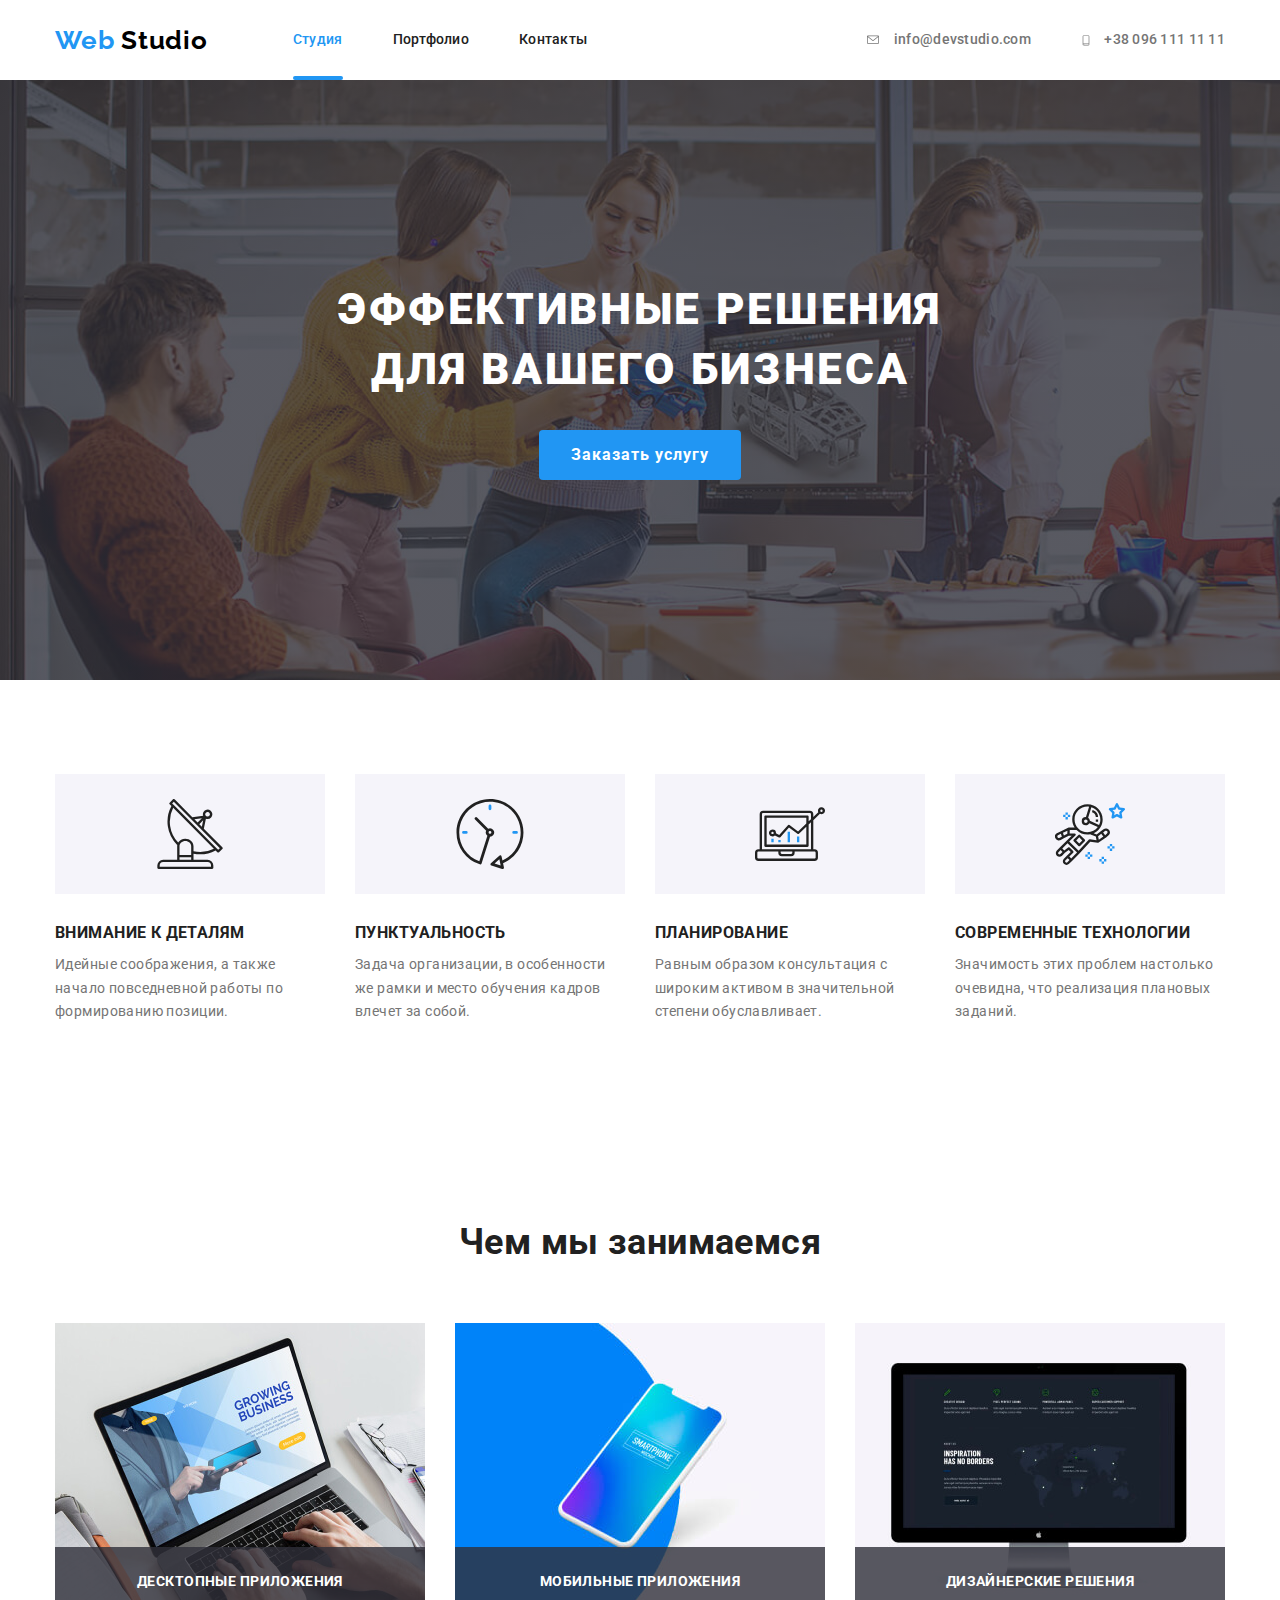
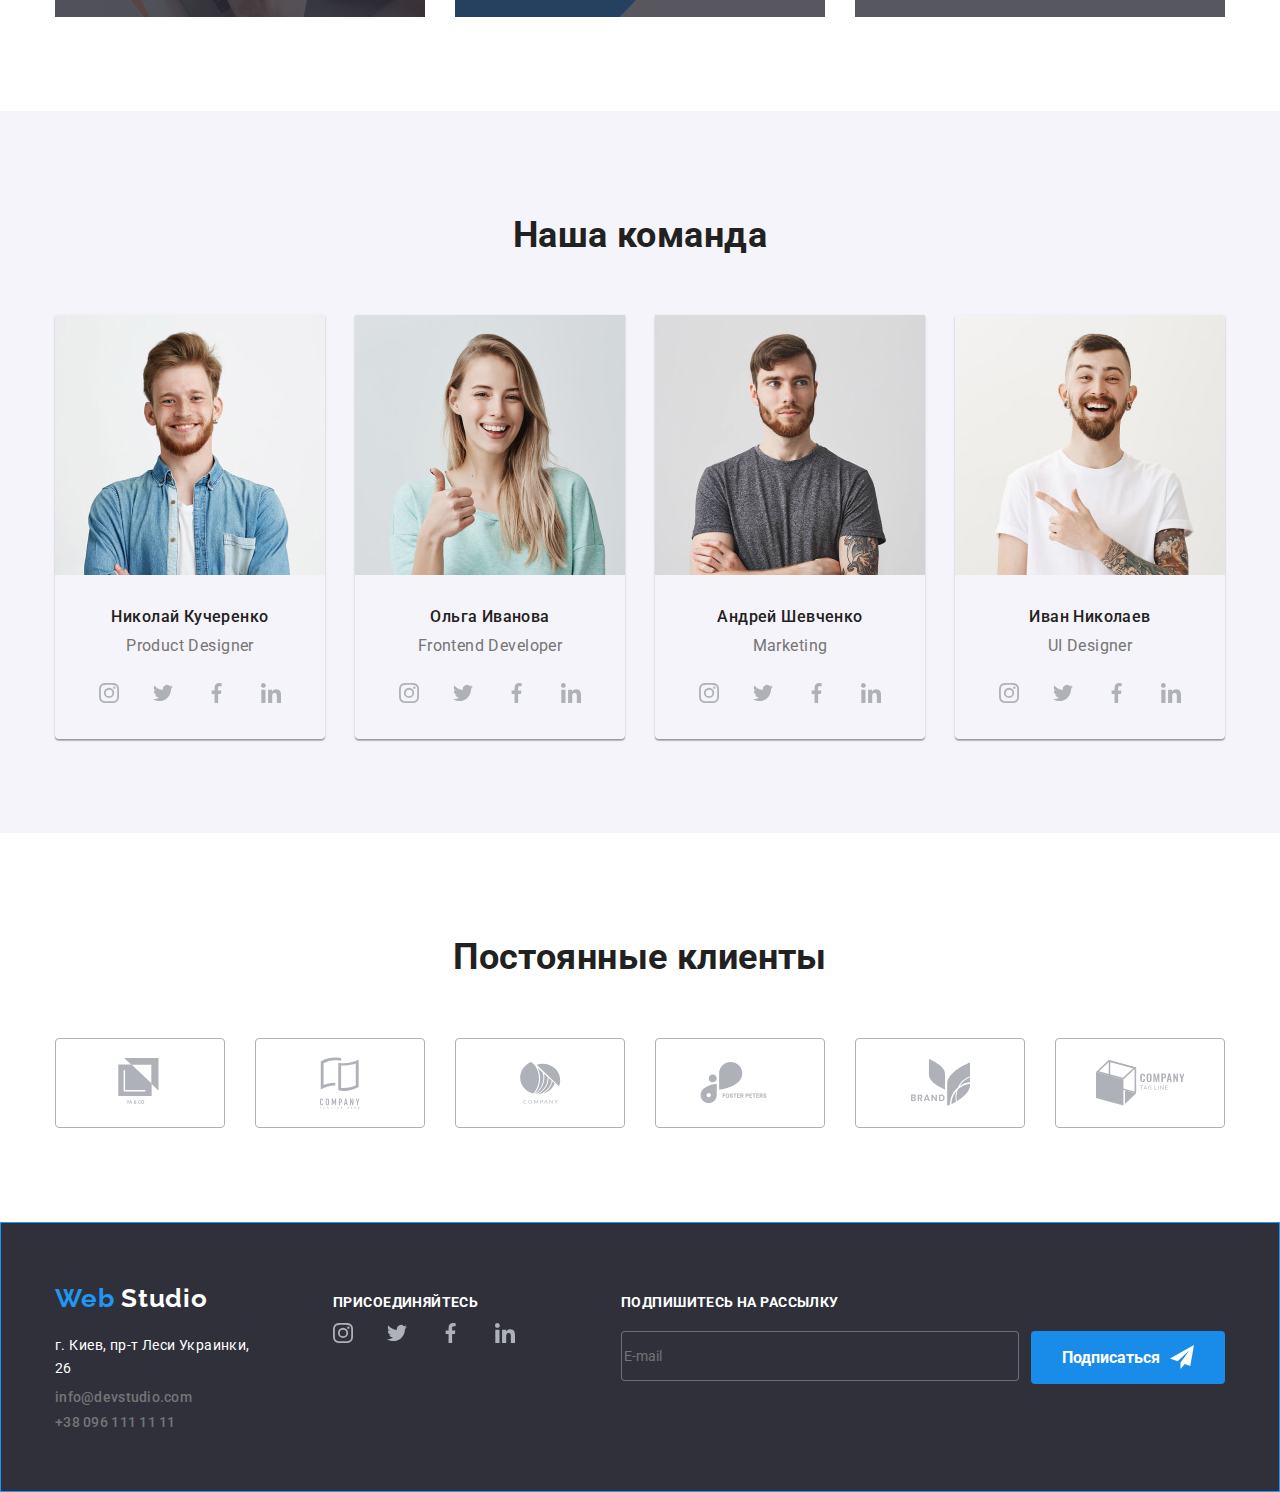
<file: index.html>
<!DOCTYPE html>
<html lang="ru">
  <head>
    <meta charset="UTF-8" />
    <meta name="viewport" content="width=device-width, initial-scale=1.0" />
    <title>Document</title>
    <link
      href="https://fonts.googleapis.com/css2?family=Raleway:wght@700&family=Roboto:wght@400;500;700;900&display=swap"
      rel="stylesheet"
    />
    <link rel="stylesheet" href="./css/normalaize.css" />
    <link rel="stylesheet" href="./css/style.css" />
  </head>
  <body class="body">
    <header class="pageheader">
      <div class="conteiner flex-conteiner">
        <nav class="navigation">
          <a class="link-logo link" lang="en" href="./index.html">
            <span>Web</span> Studio</a
          >
          <!--список студия-портфолио-контакты-->
          <ul class="navigation-list marker">
            <li class="navigation-item">
              <a
                class="navigation-link link current"
                href="./index.html"
                target="blank"
                >Студия</a
              >
            </li>

            <li class="navigation-item">
              <a
                class="navigation-link link"
                href="./portfolio.html"
                target="blank"
                >Портфолио</a
              >
            </li>
            <li class="navigation-item">
              <a
                class="navigation-link link"
                href="./contacts.html"
                target="blank"
                >Контакты</a
              >
            </li>
          </ul>
        </nav>
        <!--contacts-->
        <div class="divcontacts">
          <ul class="contacts-list marker">
            <li class="contacts-item">
              <a class="contacts-link link" href="mailto:info@devstudio.com">
                <svg class="contacts-label" width="16" height="12">
                  <use href="./img/svg/symbol-defs.svg#icon-envelope"></use>
                </svg>
                info@devstudio.com
              </a>
            </li>
            <li class="contacts-item">
              <a class="contacts-link link" href="tel:+380961111111"
                ><svg class="contacts-label" width="10" height="15">
                  <use href="./img/svg/symbol-defs.svg#icon-smartphone"></use>
                </svg>
                +38 096 111 11 11</a
              >
            </li>
          </ul>
        </div>
      </div>
    </header>

    <main class="mainpage">
      <!--блок герой-->
      <section class="section-heroe">
        <div class="conteiner div-heroe">
          <h1 class="title-heroe">
            Эффективные решения <br />
            для вашего бизнеса
          </h1>

          <button class="btn-heroe" type="button" data-modal-open>
            Заказать услугу
          </button>
        </div>
      </section>

      <!-- о нас, потом спр ятать это заголовок-в макете его нет-->
      <section class="section-about-us pading-general">
        <!-- контейнер див для задания размера -->
        <div class="conteiner">
          <!-- <h2 class="aboutus-title" hidden>О нас</h2> скрыть потом по другому -->
          <ul class="aboutus-list marker">
            <li class="aboutus-item">
              <h3 class="aboutus-title">Внимание к деталям</h3>
              <p class="aboutus-text">
                Идейные соображения, а также начало повседневной работы по
                формированию позиции.
              </p>
            </li>

            <li class="aboutus-item">
              <h3 class="aboutus-title">Пунктуальность</h3>
              <p class="aboutus-text">
                Задача организации, в особенности же рамки и место обучения
                кадров влечет за собой.
              </p>
            </li>

            <li class="aboutus-item">
              <h3 class="aboutus-title">Планирование</h3>
              <p class="aboutus-text">
                Равным образом консультация с широким активом в значительной
                степени обуславливает.
              </p>
            </li>

            <li class="aboutus-item">
              <h3 class="aboutus-title">Современные технологии</h3>
              <p class="aboutus-text">
                Значимость этих проблем настолько очевидна, что реализация
                плановых заданий.
              </p>
            </li>
          </ul>
        </div>
      </section>
      <!--Чем мы занимаемся-->
      <section class="section-whywedoing pading-general">
        <div class="conteiner">
          <h2 class="whywedoing-title caption">Чем мы занимаемся</h2>
          <ul class="whywedoing-list marker">
            <li class="whywedoing-item">
              <div class="whywedoing-image-div">
                <img
                  class="whywedoing-image"
                  src="./img/wywedoing/nout.jpg"
                  alt="человек работает за ноутбуком"
                  width="370"
                  height="294"
                />

                <p class="whywedoing-text">Десктопные приложения</p>
              </div>
            </li>

            <li class="whywedoing-item">
              <div class="whywedoing-image-div">
                <img
                  class="whywedoing-image"
                  src="./img/wywedoing/phone.jpg"
                  alt="мобильный телефон"
                  width="370"
                  height="294"
                />
                <p class="whywedoing-text">Мобильные приложения</p>
              </div>
            </li>
            <li class="whywedoing-item">
              <div class="whywedoing-image-div">
                <img
                  class="whywedoing-image"
                  src="./img/wywedoing/komp.jpg"
                  alt="включенный монитор с текстом"
                  width="370"
                  height="294"
                />
                <p class="whywedoing-text">Дизайнерские решения</p>
              </div>
            </li>
          </ul>
        </div>
      </section>

      <!--Наша команда-->
      <section class="section-us-team pading-general">
        <div class="conteiner">
          <h2 class="us-team-title caption">Наша команда</h2>
          <!-- Николай -->
          <ul class="us-team-list marker">
            <li class="us-team-list-item">
              <img
                class="us-team-photo"
                src="./img/otdel/nikolay.jpg"
                alt="на фото Николай Кучеренко разработчик продуктов"
                width="270"
                height="260"
              />
              <h3 class="subtitle-surname">Николай Кучеренко</h3>
              <p class="usteam-text" lang="en">Product Designer</p>
              <ul class="social-list marker">
                <li class="social-list-item">
                  <a
                    class="sosial-link"
                    href=""
                    target="blank"
                    aria-label="иконка инстаграмма"
                    ><svg class="sochial-icons">
                      <use
                        href="./img/svg/symbol-defs.svg#icon-instagram"
                      ></use>
                    </svg>
                  </a>
                </li>
                <li class="social-list-item">
                  <a
                    class="sosial-link"
                    href=""
                    target="blank"
                    aria-label="иконка твитера"
                    ><svg class="sochial-icons">
                      <use href="./img/svg/symbol-defs.svg#icon-twiter"></use>
                    </svg>
                  </a>
                </li>
                <li class="social-list-item">
                  <a
                    class="sosial-link"
                    href=""
                    target="blank"
                    aria-label="иконка фейсбука"
                    ><svg class="sochial-icons">
                      <use href="./img/svg/symbol-defs.svg#icon-fb"></use>
                    </svg>
                  </a>
                </li>
                <li class="social-list-item">
                  <a
                    class="sosial-link"
                    href=""
                    target="blank"
                    aria-label="иконка линкедина"
                    ><svg class="sochial-icons">
                      <use href="./img/svg/symbol-defs.svg#icon-linkedin"></use>
                    </svg>
                  </a>
                </li>
              </ul>
            </li>

            <!-- Ольга -->
            <li class="us-team-list-item">
              <img
                class="us-team-photo"
                src="./img/otdel/olga.jpg"
                alt="на фото Ольга Иванова фронтенд разработчик"
                width="270"
                height="260"
              />
              <h3 class="subtitle-surname">Ольга Иванова</h3>
              <p class="usteam-text" lang="en">Frontend Developer</p>
              <ul class="social-list marker">
                <li class="social-list-item">
                  <a
                    class="sosial-link"
                    href=""
                    target="blank"
                    aria-label="иконка инстаграмма"
                    ><svg class="sochial-icons">
                      <use
                        href="./img/svg/symbol-defs.svg#icon-instagram"
                      ></use>
                    </svg>
                  </a>
                </li>
                <li class="social-list-item">
                  <a
                    class="sosial-link"
                    href=""
                    target="blank"
                    aria-label="иконка твитера"
                    ><svg class="sochial-icons">
                      <use href="./img/svg/symbol-defs.svg#icon-twiter"></use>
                    </svg>
                  </a>
                </li>
                <li class="social-list-item">
                  <a
                    class="sosial-link"
                    href=""
                    target="blank"
                    aria-label="иконка фейсбука"
                    ><svg class="sochial-icons">
                      <use href="./img/svg/symbol-defs.svg#icon-fb"></use>
                    </svg>
                  </a>
                </li>
                <li class="social-list-item">
                  <a
                    class="sosial-link"
                    href=""
                    target="blank"
                    aria-label="иконка линкедина"
                    ><svg class="sochial-icons">
                      <use href="./img/svg/symbol-defs.svg#icon-linkedin"></use>
                    </svg>
                  </a>
                </li>
              </ul>
            </li>

            <!-- Андрей -->
            <li class="us-team-list-item">
              <img
                class="us-team-photo"
                src="./img/otdel/andrey.jpg"
                alt="на фото Андрей Шевченко маркетолог"
                width="270"
                height="260"
              />
              <h3 class="subtitle-surname">Андрей Шевченко</h3>
              <p class="usteam-text" lang="en">Marketing</p>
              <ul class="social-list marker">
                <li class="social-list-item">
                  <a
                    class="sosial-link"
                    href=""
                    target="blank"
                    aria-label="иконка инстаграмма"
                    ><svg class="sochial-icons">
                      <use
                        href="./img/svg/symbol-defs.svg#icon-instagram"
                      ></use>
                    </svg>
                  </a>
                </li>
                <li class="social-list-item">
                  <a
                    class="sosial-link"
                    href=""
                    target="blank"
                    aria-label="иконка твитера"
                    ><svg class="sochial-icons">
                      <use href="./img/svg/symbol-defs.svg#icon-twiter"></use>
                    </svg>
                  </a>
                </li>
                <li class="social-list-item">
                  <a
                    class="sosial-link"
                    href=""
                    target="blank"
                    aria-label="иконка фейсбука"
                    ><svg class="sochial-icons">
                      <use href="./img/svg/symbol-defs.svg#icon-fb"></use>
                    </svg>
                  </a>
                </li>
                <li class="social-list-item">
                  <a
                    class="sosial-link"
                    href=""
                    target="blank"
                    aria-label="иконка линкедина"
                    ><svg class="sochial-icons">
                      <use href="./img/svg/symbol-defs.svg#icon-linkedin"></use>
                    </svg>
                  </a>
                </li>
              </ul>
            </li>
            <!-- Иван -->
            <li class="us-team-list-item">
              <img
                class="us-team-photo"
                src="./img/otdel/ivan.jpg"
                alt="на фото Иван Николаев юа дизайнер"
                width="270"
                height="260"
              />
              <h3 class="subtitle-surname">Иван Николаев</h3>
              <p class="usteam-text" lang="en">UI Designer</p>
              <ul class="social-list marker">
                <li class="social-list-item">
                  <a
                    class="sosial-link"
                    href=""
                    target="blank"
                    aria-label="иконка инстаграмма"
                    ><svg class="sochial-icons">
                      <use
                        href="./img/svg/symbol-defs.svg#icon-instagram"
                      ></use>
                    </svg>
                  </a>
                </li>
                <li class="social-list-item">
                  <a
                    class="sosial-link"
                    href=""
                    target="blank"
                    aria-label="иконка твитера"
                    ><svg class="sochial-icons">
                      <use href="./img/svg/symbol-defs.svg#icon-twiter"></use>
                    </svg>
                  </a>
                </li>
                <li class="social-list-item">
                  <a
                    class="sosial-link"
                    href=""
                    target="blank"
                    aria-label="иконка фейсбука"
                    ><svg class="sochial-icons">
                      <use href="./img/svg/symbol-defs.svg#icon-fb"></use>
                    </svg>
                  </a>
                </li>
                <li class="social-list-item">
                  <a
                    class="sosial-link"
                    href=""
                    target="blank"
                    aria-label="иконка линкедина"
                    ><svg class="sochial-icons">
                      <use href="./img/svg/symbol-defs.svg#icon-linkedin"></use>
                    </svg>
                  </a>
                </li>
              </ul>
            </li>
          </ul>
        </div>
      </section>
      <!--постоянные клиенты-->
      <section class="section-clients pading-general">
        <div class="conteiner">
          <h2 class="clients-title caption">Постоянные клиенты</h2>
          <ul class="clients-list marker">
            <li class="clients-item">
              <a class="clients-link" href="" target="blank">
                <svg class="clients-svgdiv" width="45" height="49">
                  <use href="./img/svg/symbol-defs.svg#icon-logo-1"></use>
                </svg>
              </a>
            </li>

            <li class="clients-item">
              <a class="clients-link" href="" target="blank">
                <svg class="clients-svgdiv" width="40" height="52">
                  <use href="./img/svg/symbol-defs.svg#icon-logo-2"></use>
                </svg>
              </a>
            </li>
            <li class="clients-item">
              <a class="clients-link" href="" target="blank">
                <svg class="clients-svgdiv" width="41" height="42">
                  <use href="./img/svg/symbol-defs.svg#icon-logo-3"></use>
                </svg>
              </a>
            </li>
            <li class="clients-item">
              <a class="clients-link" href="" target="blank">
                <svg class="clients-svgdiv" width="80" height="42">
                  <use href="./img/svg/symbol-defs.svg#icon-logo-4"></use>
                </svg>
              </a>
            </li>
            <li class="clients-item">
              <a class="clients-link" href="" target="blank"
                ><svg class="clients-svgdiv" width="59" height="47">
                  <use href="./img/svg/symbol-defs.svg#icon-logo-5"></use>
                </svg>
              </a>
            </li>
            <li class="clients-item">
              <a class="clients-link" href="" target="blank"
                ><svg class="clients-svgdiv" width="89" height="46">
                  <use href="./img/svg/symbol-defs.svg#icon-logo-6"></use>
                </svg>
              </a>
            </li>
          </ul>
        </div>
      </section>
    </main>

    <!--Подвал:адресс-->
    <footer class="footerpage">
      <div class="conteiner footerdiv">
        <div class="block-adress">
          <a class="link-logo link" lang="en" href="./index.html">
            <span>Web</span> Studio</a
          >
          <address class="adress">
            <ul class="contacts marker">
              <li class="adress-list-item">
                <p class="adress-text">г. Киев, пр-т Леси Украинки, 26</p>
              </li>

              <li class="adress-list-item">
                <a class="contacts-link link" href="mailto:info@devstudio.com"
                  >info@devstudio.com</a
                >
              </li>

              <li class="adress-list-item">
                <a class="contacts-link link" href="tel:+380961111111"
                  >+38 096 111 11 11</a
                >
              </li>
            </ul>
          </address>
        </div>

        <!--Подвал  Присоединяйтесь на социальные сети-->
        <div class="join-div">
          <b class="action join-text">присоединяйтесь</b>
          <ul class="join-list marker">
            <li class="join-list-item">
              <a
                class="sosial-link"
                href=""
                target="blank"
                aria-label="иконка инстаграмма"
                ><svg class="sochial-icons">
                  <use href="./img/svg/symbol-defs.svg#icon-instagram"></use>
                </svg>
              </a>
            </li>
            <li class="join-list-item">
              <a
                class="sosial-link"
                href=""
                target="blank"
                aria-label="иконка твитера"
                ><svg class="sochial-icons">
                  <use href="./img/svg/symbol-defs.svg#icon-twiter"></use>
                </svg>
              </a>
            </li>
            <li class="join-list-item">
              <a
                class="sosial-link"
                href="  "
                target="blank"
                aria-label="иконка фейсбука"
                ><svg class="sochial-icons">
                  <use href="./img/svg/symbol-defs.svg#icon-fb"></use>
                </svg>
              </a>
            </li>
            <li class="join-list-item">
              <a
                class="sosial-link"
                href=""
                target="blank"
                aria-label="иконка линкедина"
                ><svg class="sochial-icons">
                  <use href="./img/svg/symbol-defs.svg#icon-linkedin"></use>
                </svg>
              </a>
            </li>
          </ul>
        </div>

        <!--Подпишитесь на рассылку-->
        <div class="actiondiv-letters">
          <b class="action subscribeletters">Подпишитесь на рассылку</b>
          <form action="#" method="get">
            <div class="subscribe-div">
              <input
                class="subscribe-input"
                placeholder="E-mail"
                type="email"
                name="email"
              />
              <button class="subscribe-buton subscribe-image" type="submit">
                Подписаться
              </button>
            </div>
          </form>
        </div>
      </div>
    </footer>

    <!-- forma-zayavka -->
    <div class="backdrop is-hidden" data-modal>
      <div class="main-form">
        <form class="form-class" autocomplete="off" action="#" method="get">
          <h2 class="form-title">
            Оставьте свои данные, мы вам перезвоним
          </h2>

          <div class="form-field">
            <input
              class="form-input"
              type="text"
              name="name"
              id="name"
              placeholder=" "
              required
            />
            <svg class="form-icons">
              <use href="./img/svg/symbol-defs.svg#icon-person"></use>
            </svg>

            <label class="form-label" for="name">имя</label>
          </div>
          <!--  -->
          <div class="form-field">
            <input
              class="form-input"
              type="tel"
              name="phone"
              id="phone"
              placeholder=" "
              required
            />
            <svg class="form-icons">
              <use href="./img/svg/symbol-defs.svg#icon-phone"></use>
            </svg>

            <label class="form-label" for="phone">телефон</label>
          </div>
          <!--  -->
          <div class="form-field">
            <input
              class="form-input"
              type="email"
              name="mail"
              id="mail"
              placeholder=" "
              required
            />
            <svg class="form-icons">
              <use href="./img/svg/symbol-defs.svg#icon-mail"></use>
            </svg>
            <label class="form-label" for="mail">почта</label>
          </div>
          <!--  -->
          <div class="form-field">
            <textarea
              class="textarea-form"
              name="comment"
              placeholder="коментарий"
              cols="30"
              rows="10"
            ></textarea>
          </div>

          <div class="checkbox-div">
            <label class="label-input" for="agreement">
              <input
                class="checkbox-input check"
                type="checkbox"
                name="agreement"
                id="agreement"
                value="css"
                required
              />
              <span class="icon"></span> Соглашаюсь с рассылкой и принимаю

              <a class="dogovor" href="#"> Условия договора </a>
            </label>
          </div>

          <button class="btn-forma" type="submit">отправить</button>
        </form>

        <button class="btn-closedform" data-modal-close>
          <svg class="form-icons-clouse">
            <use href="./img/svg/symbol-defs.svg#icon-close-black-1"></use>
          </svg>
        </button>
      </div>
    </div>
    <script src="./js/modal.js"></script>
  </body>
</html>
</file>
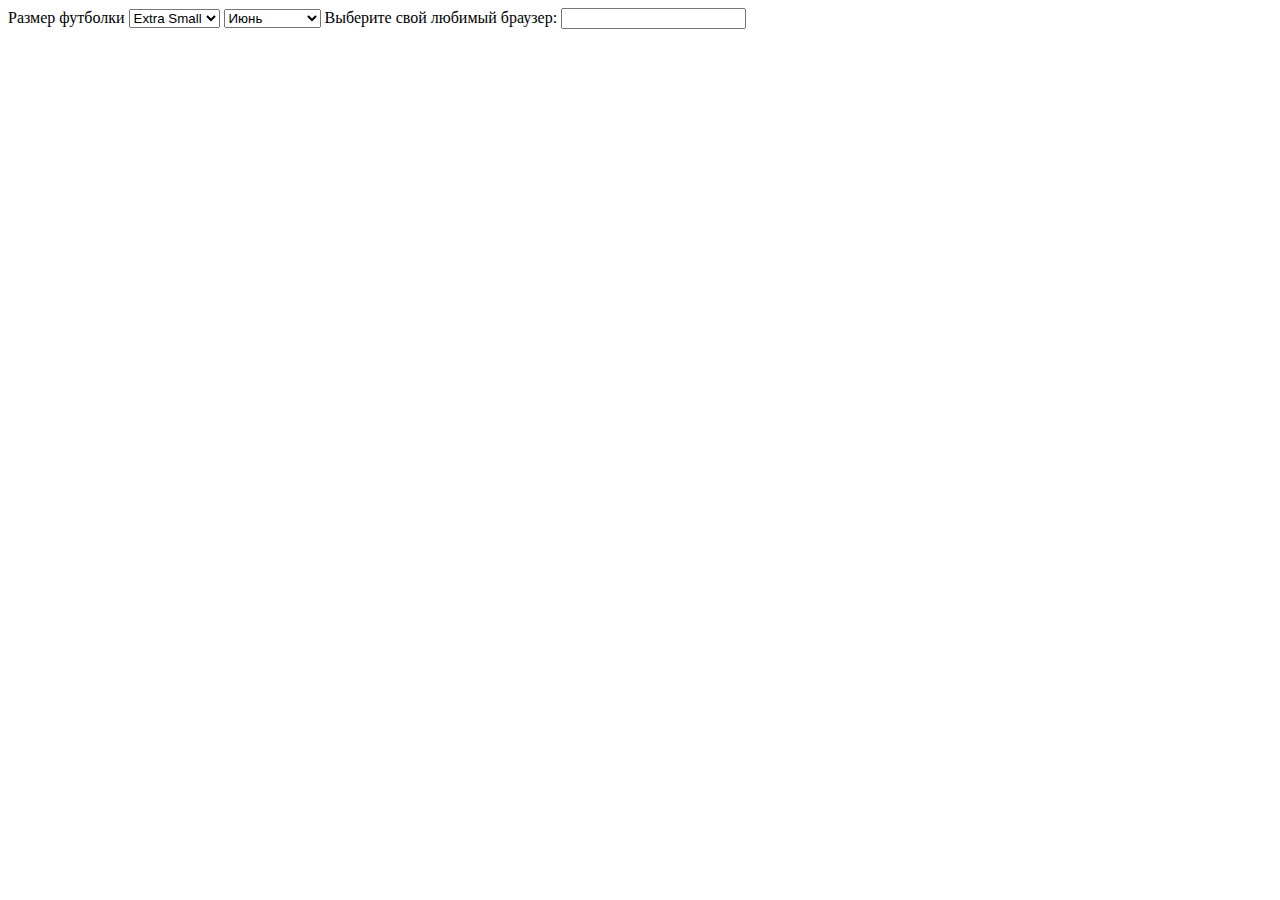
<file: contacts.html>
<!DOCTYPE html>
<html lang="en">
  <head>
    <meta charset="UTF-8" />
    <meta name="viewport" content="width=device-width, initial-scale=1.0" />
    <title>Document</title>
    <link rel="stylesheet" href="./css/contacts.css" />
  </head>
  <body>
    <label for="size">Размер футболки</label>
    <select id="size" name="size">
      <option value="xs">Extra Small</option>
      <option value="s">Small</option>
      <option value="m">Medium</option>
      <option value="l">Large</option>
    </select>

    <select name="month">
      <optgroup label="Лето">
        <option value="s6">Июнь</option>
        <option value="s7">Июль</option>
        <option value="s8">Август</option>
      </optgroup>

      <optgroup label="Осень">
        <option value="s9">Сентябрь</option>
        <option value="s10">Октябрь</option>
        <option value="s11">Ноябрь</option>
      </optgroup>
    </select>
    <label for="fav">Выберите свой любимый браузер:</label>
    <input list="browsers" name="fav" id="fav" />

    <datalist id="browsers">
      <option>Edge</option>
      <option>Firefox</option>
      <option>Chrome</option>
      <option>Opera</option>
      <option>Safari</option>
    </datalist>
  </body>
</html>
</file>
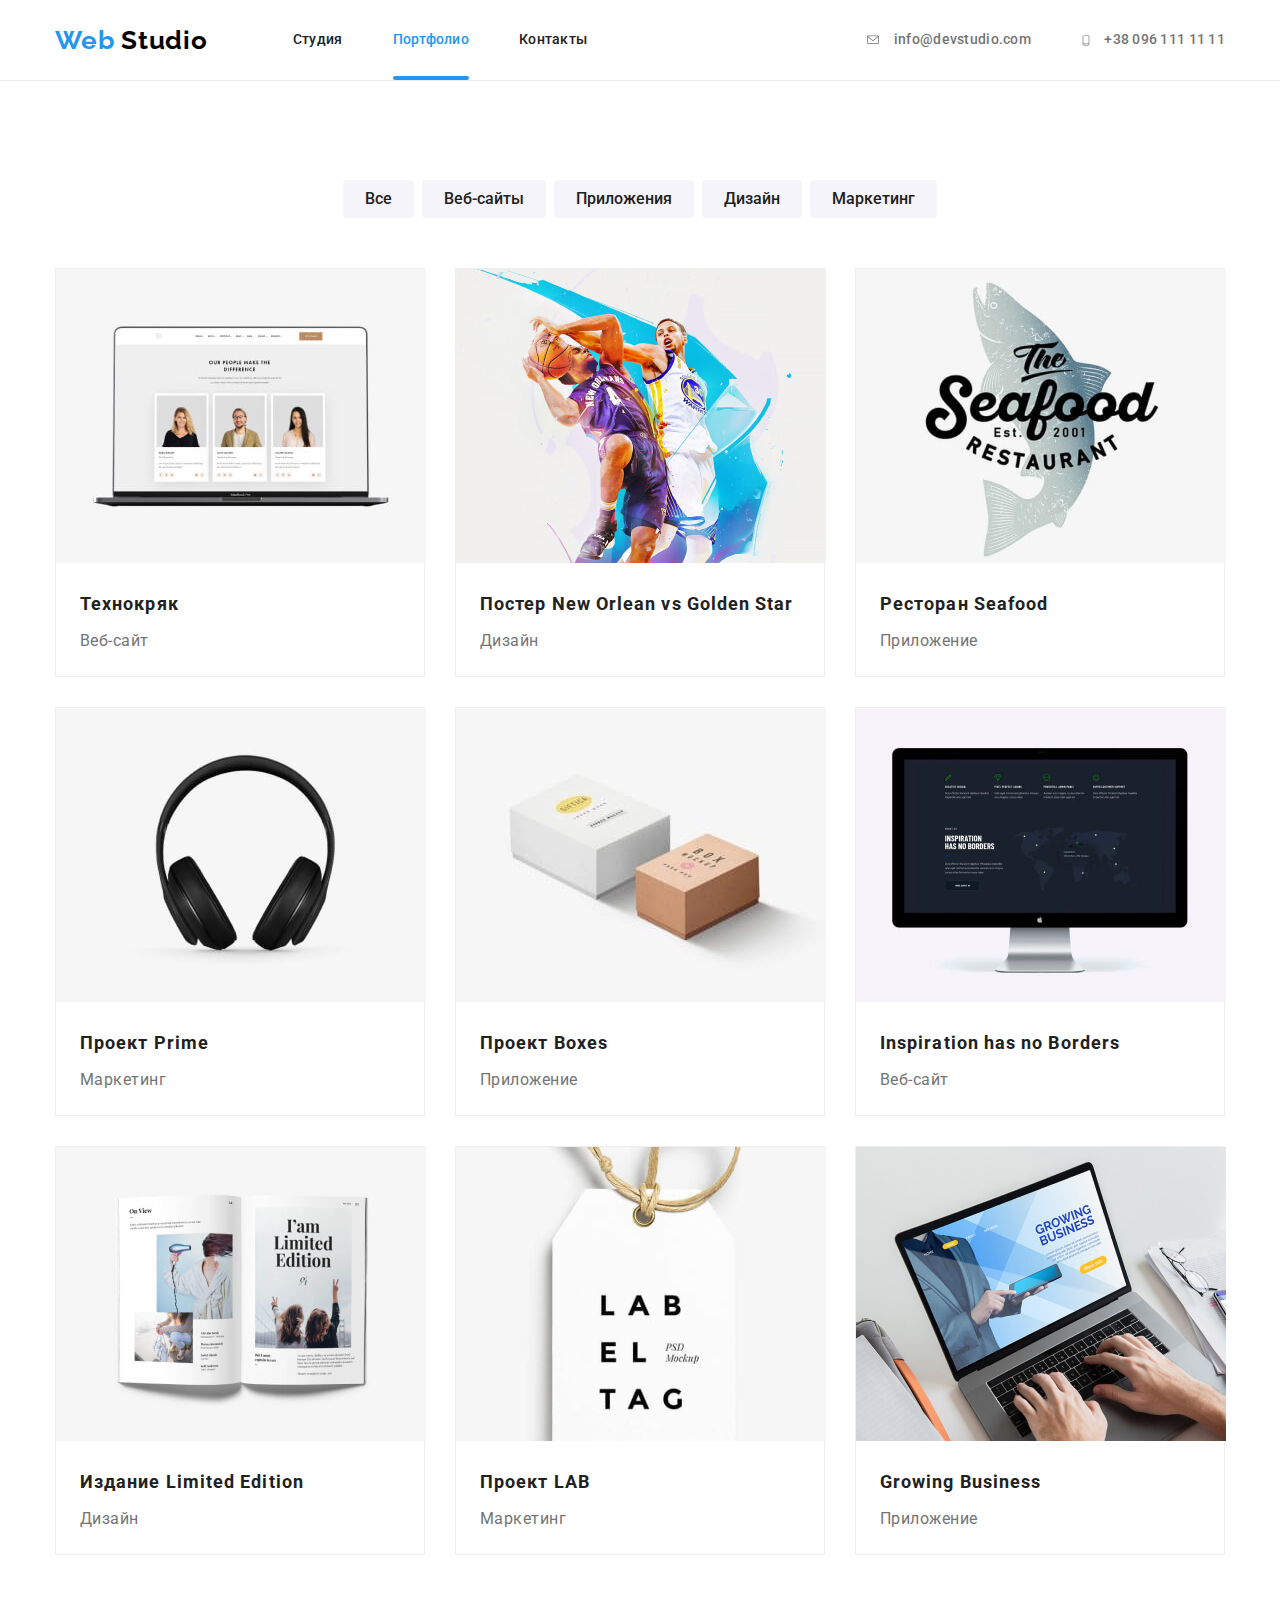
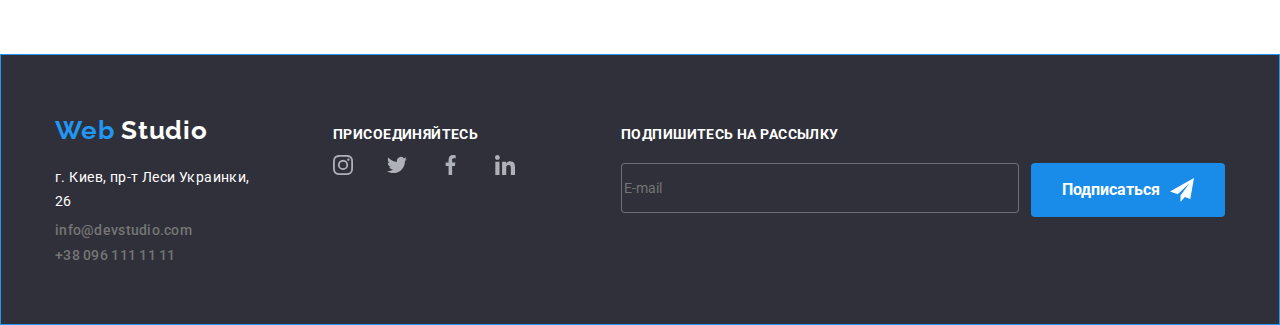
<file: portfolio.html>
<!DOCTYPE html>
<html lang="en">
  <head>
    <meta charset="UTF-8" />
    <meta name="viewport" content="width=device-width, initial-scale=1.0" />
    <title>Document</title>
    <link
      href="https://fonts.googleapis.com/css2?family=Raleway:wght@700&family=Roboto:wght@400;500;700;900&display=swap"
      rel="stylesheet"
    />
    <link rel="stylesheet" href="./css/normalaize.css" />
    <link rel="stylesheet" href="./css/style.css" />
  </head>
  <body>
    <header class="pageheader pageheader-portfolio">
      <div class="conteiner flex-conteiner">
        <nav class="navigation">
          <a class="link-logo link" lang="en" href="./index.html">
            <span>Web</span> Studio</a
          >
          <!--список студия-портфолио-контакты-->
          <ul class="navigation-list marker">
            <li class="navigation-item">
              <a class="navigation-link link" href="./index.html" target="blank"
                >Студия</a
              >
            </li>
            <li class="navigation-item">
              <a
                class="navigation-link link current"
                href="./portfolio.html"
                target="blank"
                >Портфолио</a
              >
            </li>
            <li class="navigation-item">
              <a
                class="navigation-link link"
                href="./contacts.html"
                target="blank"
                >Контакты</a
              >
            </li>
          </ul>
        </nav>
        <!--contacts-->
        <div class="divcontacts">
          <ul class="contacts-list marker">
            <li class="contacts-item">
              <a class="contacts-link link" href="mailto:info@devstudio.com">
                <svg class="contacts-label" width="16" height="12">
                  <use href="./img/svg/symbol-defs.svg#icon-envelope"></use>
                </svg>
                info@devstudio.com
              </a>
            </li>
            <li class="contacts-item">
              <a class="contacts-link link" href="tel:+380961111111"
                ><svg class="contacts-label" width="10" height="15">
                  <use href="./img/svg/symbol-defs.svg#icon-smartphone"></use>
                </svg>
                +38 096 111 11 11</a
              >
            </li>
          </ul>
        </div>
      </div>
    </header>
    <main>
      <!--секция потфолио-->
      <section class="portfolio-section">
        <div class="conteiner cont-portfolio">
          <h1 class="portfolio-title" hidden>Портфолио</h1>
          <ul class="portfolio-list marker">
            <li class="item-portfolio">
              <button class="btn-portfolio" type="button">Все</button>
            </li>
            <li class="item-portfolio">
              <button class="btn-portfolio" type="button">Веб-сайты</button>
            </li>
            <li class="item-portfolio">
              <button class="btn-portfolio" type="button">Приложения</button>
            </li>
            <li class="item-portfolio">
              <button class="btn-portfolio" type="button">Дизайн</button>
            </li>
            <li class="item-portfolio">
              <button class="btn-portfolio" type="button">Маркетинг</button>
            </li>
          </ul>
        </div>

        <!--картинка с текстом-->
        <div class="conteiner flex-portfolio">
          <ul class="examples-list marker">
            <li class="examples-item techochryak-item">
              <a class="examples-image link" href="#" target="blank">
                <div class="examples-image-div">
                  <img
                    src="./img/portfolio/techochryak.jpg"
                    alt="картинка с компьютером"
                    width="370"
                    height="294"
                  />
                  <div class="overlay-div">
                    <p class="overlay-text">
                      Технокряк это современная площадка распространения
                      коронавируса. Компании используют эту платформу для
                      цифрового шпионажа и атак на защищённые сервера
                      конкурентов.
                    </p>
                  </div>
                </div>

                <div class="examples-div">
                  <h2 class="examples-title">Технокряк</h2>
                  <p class="directions-text">Веб-сайт</p>
                </div>
              </a>
            </li>

            <!--картинка баскетбол-->
            <li class="examples-item">
              <a class="examples-image link" href="#" target="blank">
                <div class="examples-image-div">
                  <img
                    lang="en"
                    src="./img/portfolio/neworlean-goldenstar.jpg"
                    alt="картинка двух баскетболистов представителей ,баскетболистов New Orlean vs Golden Star"
                    width="370"
                    height="294"
                  />
                  <div class="overlay-div">
                    <p class="overlay-text">
                      Технокряк это современная площадка распространения
                      коронавируса. Компании используют эту платформу для
                      цифрового шпионажа и атак на защищённые сервера
                      конкурентов.
                    </p>
                  </div>
                </div>
                <div class="examples-div">
                  <h2 class="examples-title" lang="en">
                    Постер New Orlean vs Golden Star
                  </h2>
                  <p class="directions-text">Дизайн</p>
                </div>
              </a>
            </li>

            <!--картинка ресторан-->
            <li class="examples-item">
              <a class="examples-image link" href="#" target="_blank">
                <div class="examples-image-div">
                  <img
                    lang="en"
                    src="./img/portfolio/seafood-restaurant.jpg"
                    alt="картинка бренда ресторанна Seafood"
                    width="370"
                    height="294"
                  />
                  <div class="overlay-div">
                    <p class="overlay-text">
                      Технокряк это современная площадка распространения
                      коронавируса. Компании используют эту платформу для
                      цифрового шпионажа и атак на защищённые сервера
                      конкурентов.
                    </p>
                  </div>
                </div>

                <div class="examples-div">
                  <h2 class="examples-title" lang="en">Ресторан Seafood</h2>
                  <p class="directions-text">Приложение</p>
                </div>
              </a>
            </li>

            <!--картинка наушники-->
            <li class="examples-item">
              <a class="examples-image link" href="#" target="blank">
                <div class="examples-image-div">
                  <img
                    src="./img/portfolio/headphone.jpg"
                    alt="наушники"
                    width="370"
                    height="294"
                  />
                  <div class="overlay-div">
                    <p class="overlay-text">
                      Технокряк это современная площадка распространения
                      коронавируса. Компании используют эту платформу для
                      цифрового шпионажа и атак на защищённые сервера
                      конкурентов.
                    </p>
                  </div>
                </div>
                <div class="examples-div">
                  <h2 class="examples-title" lang="en">Проект Prime</h2>
                  <p class="directions-text">Маркетинг</p>
                </div>
              </a>
            </li>

            <!--картинка коробки-->
            <li class="examples-item">
              <a class="examples-image link" href="#" target="blank">
                <div class="examples-image-div">
                  <img
                    src="./img/portfolio/boxes.jpg"
                    alt="небольшие картонные коробочки разных размеров и оформления"
                    width="370"
                    height="294"
                  />
                  <div class="overlay-div">
                    <p class="overlay-text">
                      Технокряк это современная площадка распространения
                      коронавируса. Компании используют эту платформу для
                      цифрового шпионажа и атак на защищённые сервера
                      конкурентов.
                    </p>
                  </div>
                </div>

                <div class="examples-div">
                  <h2 class="examples-title" lang="en">Проект Boxes</h2>
                  <p class="directions-text">Приложение</p>
                </div>
              </a>
            </li>

            <!--картинка с монитором-->
            <li class="examples-item">
              <a class="examples-image link" href="#" target="blank">
                <div class="examples-image-div">
                  <img
                    lang="en"
                    src="./img/portfolio/komp.jpg"
                    alt="компьютер с информацтей о компании Inspiration has no Borders"
                    width="370"
                    height="294"
                  />
                  <div class="overlay-div">
                    <p class="overlay-text">
                      Технокряк это современная площадка распространения
                      коронавируса. Компании используют эту платформу для
                      цифрового шпионажа и атак на защищённые сервера
                      конкурентов.
                    </p>
                  </div>
                </div>
                <div class="examples-div">
                  <h2 class="examples-title" lang="en">
                    Inspiration has no Borders
                  </h2>
                  <p class="directions-text">Веб-сайт</p>
                </div>
              </a>
            </li>

            <!--женский журнал-->
            <li class="examples-item">
              <a class="examples-image link" href="#" target="blank">
                <div class="examples-image-div">
                  <img
                    src="./img/portfolio/woman-magazine.jpg"
                    alt="женский журнал"
                    width="370"
                    height="294"
                  />
                  <div class="overlay-div">
                    <p class="overlay-text">
                      Технокряк это современная площадка распространения
                      коронавируса. Компании используют эту платформу для
                      цифрового шпионажа и атак на защищённые сервера
                      конкурентов.
                    </p>
                  </div>
                </div>
                <div class="examples-div">
                  <h2 class="examples-title" lang="en">
                    Издание Limited Edition
                  </h2>
                  <p class="directions-text">Дизайн</p>
                </div>
              </a>
            </li>

            <!--проэкт лэб-->
            <li class="examples-item">
              <a class="examples-image link" href="#" target="blank">
                <div class="examples-image-div">
                  <img
                    src="./img/portfolio/lab.jpg"
                    alt="проэкт Лэб"
                    width="370"
                    height="294"
                  />
                  <div class="overlay-div">
                    <p class="overlay-text">
                      Технокряк это современная площадка распространения
                      коронавируса. Компании используют эту платформу для
                      цифрового шпионажа и атак на защищённые сервера
                      конкурентов.
                    </p>
                  </div>
                </div>

                <div class="examples-div">
                  <h2 class="examples-title" lang="en">Проект LAB</h2>
                  <p class="directions-text">Маркетинг</p>
                </div>
              </a>
            </li>

            <!--ноутбук-->
            <li class="examples-item">
              <a class="examples-image link" href="#" target="blank">
                <div class="examples-image-div">
                  <img
                    lang="en"
                    src="./img/portfolio/growing-business.jpg"
                    alt="ноутбук на экране которого название компании growing-business"
                    width="370"
                    height="294"
                  />
                  <div class="overlay-div">
                    <p class="overlay-text">
                      Технокряк это современная площадка распространения
                      коронавируса. Компании используют эту платформу для
                      цифрового шпионажа и атак на защищённые сервера
                      конкурентов.
                    </p>
                  </div>
                </div>
                <div class="examples-div">
                  <h2 class="examples-title" lang="en">Growing Business</h2>
                  <p class="directions-text">Приложение</p>
                </div>
              </a>
            </li>
          </ul>
        </div>
      </section>
    </main>
    <!--Подвал:адресс-->
    <footer class="footerpage">
      <div class="conteiner footerdiv">
        <div class="block-adress">
          <a class="link-logo link" lang="en" href="./index.html">
            <span>Web</span> Studio</a
          >
          <address class="adress">
            <ul class="contacts marker">
              <li class="adress-list-item">
                <p class="adress-text">г. Киев, пр-т Леси Украинки, 26</p>
              </li>

              <li class="adress-list-item">
                <a class="contacts-link link" href="mailto:info@devstudio.com"
                  >info@devstudio.com</a
                >
              </li>

              <li class="adress-list-item">
                <a class="contacts-link link" href="tel:+380961111111"
                  >+38 096 111 11 11</a
                >
              </li>
            </ul>
          </address>
        </div>

        <!--Подвал  Присоединяйтесь на социальные сети-->
        <div class="join-div">
          <b class="action join-text">присоединяйтесь</b>
          <ul class="join-list marker">
            <li class="join-list-item">
              <a
                class="sosial-link"
                href=""
                target="blank"
                aria-label="иконка инстаграмма"
                ><svg class="sochial-icons">
                  <use href="./img/svg/symbol-defs.svg#icon-instagram"></use>
                </svg>
              </a>
            </li>
            <li class="join-list-item">
              <a
                class="sosial-link"
                href=""
                target="blank"
                aria-label="иконка твитера"
                ><svg class="sochial-icons">
                  <use href="./img/svg/symbol-defs.svg#icon-twiter"></use>
                </svg>
              </a>
            </li>
            <li class="join-list-item">
              <a
                class="sosial-link"
                href="  "
                target="blank"
                aria-label="иконка фейсбука"
                ><svg class="sochial-icons">
                  <use href="./img/svg/symbol-defs.svg#icon-fb"></use>
                </svg>
              </a>
            </li>
            <li class="join-list-item">
              <a
                class="sosial-link"
                href=""
                target="blank"
                aria-label="иконка линкедина"
                ><svg class="sochial-icons">
                  <use href="./img/svg/symbol-defs.svg#icon-linkedin"></use>
                </svg>
              </a>
            </li>
          </ul>
        </div>

        <!--Подпишитесь на рассылку-->
        <div class="actiondiv-letters">
          <b class="action subscribeletters">Подпишитесь на рассылку</b>
          <form action="#" method="post">
            <div class="subscribe-div">
              <input
                class="subscribe-input"
                placeholder="E-mail"
                type="email"
                name="email"
              />
              <button class="subscribe-buton subscribe-image" type="button">
                Подписаться
              </button>
            </div>
          </form>
        </div>
      </div>
    </footer>
  </body>
</html>
</file>
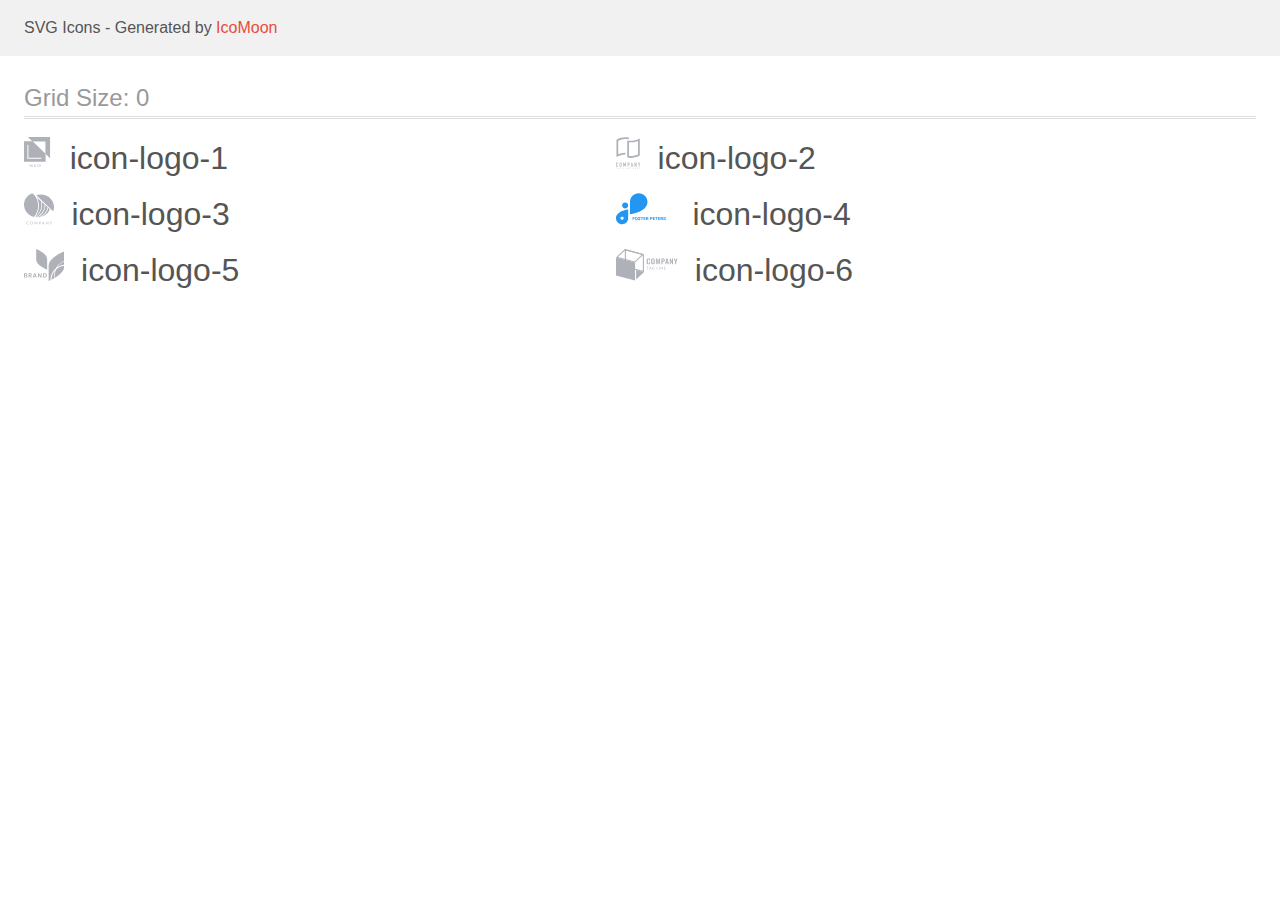
<file: img/clients/Новая папка/demo.html>
<!doctype html>
<html>
<head>
    <title>IcoMoon - SVG Icons</title>
    <meta charset="utf-8">
    <meta name="viewport" content="width=device-width, initial-scale=1">
    <link rel="stylesheet" href="demo-files/demo.css">
    <link rel="stylesheet" href="style.css">
</head>
<body>
<svg aria-hidden="true" style="position: absolute; width: 0; height: 0; overflow: hidden;" version="1.1" xmlns="http://www.w3.org/2000/svg" xmlns:xlink="http://www.w3.org/1999/xlink">
<defs>
<symbol id="icon-logo-1" viewBox="0 0 29 32">
<path fill="#afb1b8" style="fill: var(--color1, #afb1b8)" d="M3.84 0l4.677 4.428h13.046v12.351l4.677 4.428v-21.206h-22.4z"></path>
<path fill="#afb1b8" style="fill: var(--color1, #afb1b8)" d="M0 4.241v20.6h21.76v-8.188l-13.105-12.406-8.655-0.005zM17.615 21.828h-14.172v-13.854h1.002v12.916h13.17v0.938z"></path>
<path fill="#afb1b8" style="fill: var(--color1, #afb1b8)" d="M6.266 28.662l0.523-1.078h0.438l-0.763 1.438v0.837h-0.397v-0.837l-0.764-1.438h0.439l0.523 1.078zM8.513 29.329h-0.881l-0.184 0.53h-0.411l0.859-2.275h0.355l0.861 2.275h-0.412l-0.186-0.53zM7.743 29.010h0.659l-0.33-0.944-0.33 0.944zM10.071 29.244c0-0.105 0.029-0.202 0.086-0.289 0.057-0.089 0.17-0.193 0.339-0.314-0.088-0.111-0.151-0.206-0.186-0.284s-0.052-0.154-0.052-0.227c0-0.178 0.054-0.319 0.162-0.422s0.254-0.156 0.438-0.156c0.166 0 0.301 0.049 0.406 0.147 0.106 0.097 0.159 0.217 0.159 0.361 0 0.095-0.024 0.182-0.072 0.262-0.048 0.079-0.127 0.158-0.236 0.238l-0.155 0.113 0.439 0.519c0.064-0.125 0.095-0.264 0.095-0.417h0.33c0 0.28-0.066 0.51-0.197 0.689l0.334 0.395h-0.441l-0.128-0.152c-0.162 0.122-0.356 0.183-0.581 0.183s-0.405-0.059-0.541-0.178c-0.134-0.12-0.202-0.276-0.202-0.467zM10.824 29.587c0.128 0 0.248-0.043 0.359-0.128l-0.497-0.586-0.048 0.034c-0.125 0.095-0.188 0.203-0.188 0.325 0 0.105 0.034 0.191 0.102 0.256s0.158 0.098 0.272 0.098zM10.615 28.121c0 0.087 0.054 0.197 0.161 0.33l0.173-0.119 0.048-0.039c0.065-0.057 0.097-0.131 0.097-0.22 0-0.059-0.022-0.11-0.067-0.152-0.045-0.043-0.102-0.064-0.17-0.064-0.074 0-0.133 0.025-0.177 0.075s-0.066 0.113-0.066 0.189zM14.748 29.118c-0.023 0.243-0.113 0.432-0.269 0.569-0.156 0.135-0.364 0.203-0.623 0.203-0.181 0-0.341-0.043-0.48-0.128-0.137-0.086-0.244-0.209-0.319-0.367s-0.114-0.342-0.117-0.552v-0.212c0-0.215 0.038-0.404 0.114-0.567s0.185-0.29 0.327-0.378c0.143-0.088 0.307-0.133 0.494-0.133 0.251 0 0.453 0.068 0.606 0.205s0.242 0.329 0.267 0.578h-0.394c-0.019-0.164-0.067-0.281-0.144-0.353-0.076-0.073-0.188-0.109-0.336-0.109-0.172 0-0.304 0.063-0.397 0.189-0.092 0.125-0.139 0.309-0.141 0.552v0.202c0 0.246 0.044 0.433 0.131 0.563s0.218 0.194 0.387 0.194c0.155 0 0.272-0.035 0.35-0.105s0.128-0.186 0.148-0.348h0.394zM16.918 28.78c0 0.223-0.039 0.419-0.116 0.588-0.077 0.168-0.188 0.297-0.331 0.388-0.143 0.090-0.307 0.134-0.494 0.134-0.184 0-0.349-0.045-0.494-0.134-0.144-0.091-0.255-0.219-0.334-0.386-0.078-0.167-0.118-0.359-0.119-0.576v-0.128c0-0.222 0.039-0.418 0.117-0.588 0.079-0.17 0.19-0.299 0.333-0.389 0.144-0.091 0.308-0.136 0.494-0.136s0.349 0.045 0.492 0.134c0.144 0.088 0.255 0.217 0.333 0.384s0.118 0.361 0.119 0.583v0.127zM16.523 28.662c0-0.252-0.048-0.445-0.144-0.58-0.095-0.134-0.23-0.202-0.405-0.202-0.171 0-0.305 0.067-0.402 0.202-0.096 0.133-0.145 0.322-0.147 0.567v0.131c0 0.25 0.048 0.443 0.145 0.58s0.233 0.205 0.406 0.205c0.175 0 0.309-0.067 0.403-0.2 0.095-0.133 0.142-0.328 0.142-0.584v-0.119z"></path>
</symbol>
<symbol id="icon-logo-2" viewBox="0 0 25 32">
<path fill="#afb1b8" style="fill: var(--color1, #afb1b8)" d="M10.447 1.806h0.084c0.156 0 0.324 0.016 0.49 0.030 0.734 0.052 1.463 0.162 2.179 0.329v-1.762c-0.738-0.185-1.491-0.305-2.25-0.358-0.288-0.022-0.595-0.036-0.909-0.044h-0.263c-1.523 0.006-3.039 0.201-4.515 0.582-1.68 0.419-3.293 1.075-4.79 1.948v17.475c1.442-0.783 2.976-1.381 4.566-1.779 1.256-0.32 2.539-0.517 3.833-0.588h0.051c0.216-0.011 0.433-0.017 0.655-0.019v-1.79c-1.681 0.022-3.353 0.244-4.982 0.662-0.602 0.157-1.185 0.325-1.731 0.513l-0.623 0.211v-13.625l0.266-0.128c2.032-0.963 4.229-1.524 6.471-1.651 0.019-0.001 0.037-0.001 0.056 0 0.248-0.013 0.497-0.019 0.741-0.019h0.28c0.129 0.003 0.258 0.006 0.388 0.014z"></path>
<path fill="#afb1b8" style="fill: var(--color1, #afb1b8)" d="M14.838 3.651c-0.409 0-0.814-0.014-1.205-0.044-0.467-0.034-0.947-0.091-1.401-0.167-0.277-0.047-0.55-0.103-0.814-0.164v17.275c1.12 0.277 2.271 0.413 3.425 0.404 1.523-0.006 3.039-0.201 4.515-0.581 1.68-0.42 3.294-1.075 4.792-1.948v-17.163c-1.441 0.783-2.975 1.381-4.564 1.781-1.551 0.398-3.145 0.603-4.747 0.609zM21.745 3.95l0.623-0.21v13.63l-0.266 0.128c-1.021 0.486-2.087 0.869-3.184 1.144-1.331 0.344-2.7 0.522-4.074 0.527-0.411 0-0.819-0.017-1.214-0.052l-0.427-0.038v-14.017l0.497 0.033c0.361 0.023 0.735 0.034 1.141 0.034 1.745-0.006 3.482-0.229 5.173-0.663 0.581-0.153 1.158-0.325 1.731-0.518z"></path>
<path fill="#afb1b8" style="fill: var(--color1, #afb1b8)" d="M1.684 25.977c-0.090-0.093-0.197-0.166-0.317-0.214s-0.247-0.071-0.376-0.066c-0.137-0.002-0.273 0.024-0.4 0.075-0.117 0.046-0.222 0.116-0.311 0.205s-0.156 0.196-0.201 0.313c-0.049 0.123-0.073 0.254-0.072 0.387v2.335c-0.006 0.165 0.026 0.328 0.092 0.479 0.055 0.12 0.135 0.226 0.233 0.313 0.093 0.079 0.203 0.135 0.321 0.166 0.114 0.032 0.231 0.048 0.349 0.049 0.13 0.001 0.259-0.027 0.377-0.081 0.117-0.051 0.222-0.124 0.311-0.216 0.087-0.091 0.156-0.197 0.204-0.313 0.050-0.118 0.075-0.244 0.075-0.372v-0.261h-0.61v0.208c0.002 0.071-0.010 0.142-0.036 0.208-0.020 0.050-0.050 0.095-0.089 0.131-0.038 0.031-0.081 0.053-0.128 0.067-0.041 0.014-0.084 0.021-0.128 0.022-0.054 0.006-0.11-0.002-0.16-0.024s-0.094-0.057-0.126-0.101c-0.058-0.094-0.086-0.203-0.081-0.313v-2.177c-0.004-0.121 0.022-0.241 0.075-0.349 0.032-0.049 0.077-0.089 0.129-0.114s0.112-0.034 0.17-0.027c0.053-0.002 0.105 0.009 0.152 0.032s0.089 0.057 0.12 0.099c0.068 0.090 0.104 0.2 0.101 0.313v0.202h0.604v-0.238c0.001-0.14-0.024-0.278-0.075-0.408-0.045-0.122-0.114-0.234-0.204-0.329z"></path>
<path fill="#afb1b8" style="fill: var(--color1, #afb1b8)" d="M5.31 25.95c-0.195-0.164-0.44-0.255-0.694-0.257-0.124 0.001-0.248 0.023-0.364 0.066-0.119 0.043-0.228 0.107-0.322 0.191-0.101 0.091-0.182 0.202-0.237 0.327-0.061 0.143-0.092 0.297-0.089 0.452v2.239c-0.004 0.158 0.026 0.314 0.089 0.459 0.055 0.12 0.136 0.227 0.237 0.313 0.093 0.087 0.203 0.154 0.322 0.197 0.117 0.043 0.24 0.065 0.364 0.066s0.248-0.022 0.364-0.066c0.121-0.044 0.233-0.111 0.33-0.197 0.097-0.087 0.176-0.194 0.23-0.313 0.063-0.144 0.093-0.301 0.089-0.459v-2.239c0.003-0.155-0.027-0.31-0.089-0.452-0.054-0.123-0.133-0.235-0.23-0.327zM5.025 28.969c0.005 0.060-0.003 0.12-0.024 0.176s-0.054 0.107-0.097 0.148c-0.081 0.068-0.182 0.105-0.287 0.105s-0.207-0.037-0.287-0.105c-0.043-0.041-0.076-0.092-0.097-0.148s-0.029-0.116-0.024-0.176v-2.239c-0.005-0.060 0.003-0.12 0.024-0.176s0.054-0.107 0.097-0.148c0.081-0.068 0.182-0.105 0.287-0.105s0.207 0.037 0.287 0.105c0.043 0.041 0.076 0.092 0.097 0.148s0.029 0.116 0.024 0.176v2.239z"></path>
<path fill="#afb1b8" style="fill: var(--color1, #afb1b8)" d="M10.072 29.969v-4.239h-0.587l-0.771 2.244h-0.011l-0.777-2.244h-0.581v4.239h0.606v-2.579h0.011l0.593 1.823h0.302l0.598-1.823h0.011v2.579h0.606z"></path>
<path fill="#afb1b8" style="fill: var(--color1, #afb1b8)" d="M13.513 26.027c-0.093-0.105-0.211-0.184-0.343-0.232-0.142-0.046-0.29-0.068-0.439-0.066h-0.9v4.239h0.604v-1.656h0.311c0.188 0.009 0.376-0.031 0.545-0.116 0.137-0.076 0.252-0.188 0.332-0.324 0.070-0.113 0.117-0.238 0.139-0.369 0.024-0.16 0.035-0.321 0.033-0.482 0.006-0.204-0.014-0.407-0.059-0.606-0.040-0.147-0.117-0.281-0.223-0.39zM13.201 27.319c-0.003 0.077-0.022 0.152-0.056 0.221-0.035 0.065-0.089 0.117-0.156 0.149-0.089 0.040-0.187 0.058-0.285 0.053h-0.276v-1.441h0.311c0.094-0.005 0.187 0.014 0.272 0.053 0.062 0.036 0.112 0.091 0.142 0.157 0.033 0.074 0.051 0.155 0.053 0.236 0 0.089 0 0.183 0 0.282s0.006 0.2 0 0.291h-0.006z"></path>
<path fill="#afb1b8" style="fill: var(--color1, #afb1b8)" d="M16.374 25.73h-0.495l-0.934 4.239h0.604l0.177-0.911h0.824l0.177 0.911h0.604l-0.957-4.239zM15.816 28.481l0.297-1.537h0.011l0.296 1.537h-0.604z"></path>
<path fill="#afb1b8" style="fill: var(--color1, #afb1b8)" d="M20.277 28.283h-0.011l-0.912-2.554h-0.581v4.239h0.604v-2.549h0.012l0.923 2.549h0.568v-4.239h-0.604v2.554z"></path>
<path fill="#afb1b8" style="fill: var(--color1, #afb1b8)" d="M23.968 25.73l-0.486 1.685h-0.012l-0.486-1.685h-0.64l0.83 2.447v1.792h0.604v-1.792l0.83-2.447h-0.64z"></path>
<path fill="#afb1b8" style="fill: var(--color1, #afb1b8)" d="M0 31.166h0.291v0.817h0.198v-0.817h0.29v-0.167h-0.778v0.167z"></path>
<path fill="#afb1b8" style="fill: var(--color1, #afb1b8)" d="M2.447 30.998l-0.381 0.984h0.21l0.081-0.224h0.392l0.084 0.224h0.215l-0.391-0.984h-0.21zM2.416 31.593l0.134-0.365 0.134 0.365h-0.268z"></path>
<path fill="#afb1b8" style="fill: var(--color1, #afb1b8)" d="M4.866 31.62h0.227v0.127c-0.066 0.053-0.149 0.082-0.234 0.083-0.040 0.002-0.079-0.005-0.116-0.021s-0.068-0.041-0.093-0.072c-0.052-0.075-0.078-0.165-0.073-0.257 0-0.219 0.095-0.329 0.283-0.329 0.050-0.005 0.099 0.008 0.14 0.037s0.070 0.071 0.082 0.12l0.195-0.038c-0.042-0.192-0.181-0.289-0.417-0.289-0.127-0.003-0.25 0.042-0.344 0.127-0.050 0.049-0.088 0.108-0.112 0.174s-0.034 0.135-0.029 0.205c-0.006 0.135 0.039 0.267 0.126 0.369 0.048 0.050 0.107 0.088 0.171 0.113s0.134 0.035 0.203 0.031c0.154 0.004 0.304-0.052 0.417-0.157v-0.388h-0.427v0.166z"></path>
<path fill="#afb1b8" style="fill: var(--color1, #afb1b8)" d="M7.337 30.998h-0.199v0.984h0.69v-0.167h-0.49v-0.817z"></path>
<path fill="#afb1b8" style="fill: var(--color1, #afb1b8)" d="M9.426 30.998h-0.199v0.984h0.199v-0.984z"></path>
<path fill="#afb1b8" style="fill: var(--color1, #afb1b8)" d="M11.469 31.656l-0.403-0.657h-0.193v0.984h0.185v-0.643l0.395 0.643h0.198v-0.984h-0.182v0.657z"></path>
<path fill="#afb1b8" style="fill: var(--color1, #afb1b8)" d="M13.315 31.549h0.49v-0.167h-0.49v-0.216h0.528v-0.167h-0.727v0.984h0.747v-0.167h-0.548v-0.266z"></path>
<path fill="#afb1b8" style="fill: var(--color1, #afb1b8)" d="M17.792 31.387h-0.388v-0.388h-0.198v0.984h0.198v-0.43h0.388v0.43h0.198v-0.984h-0.198v0.388z"></path>
<path fill="#afb1b8" style="fill: var(--color1, #afb1b8)" d="M19.649 31.549h0.492v-0.167h-0.492v-0.216h0.529v-0.167h-0.727v0.984h0.746v-0.167h-0.548v-0.266z"></path>
<path fill="#afb1b8" style="fill: var(--color1, #afb1b8)" d="M22.168 31.549c0.171-0.027 0.258-0.117 0.258-0.274 0.005-0.042-0.001-0.084-0.018-0.123s-0.044-0.072-0.078-0.096c-0.089-0.045-0.189-0.065-0.288-0.058h-0.417v0.984h0.198v-0.412h0.039c0.042-0.003 0.084 0.005 0.123 0.022 0.029 0.018 0.053 0.043 0.070 0.072l0.215 0.313h0.237l-0.12-0.192c-0.053-0.095-0.128-0.176-0.218-0.236zM21.969 31.413h-0.146v-0.247h0.156c0.068-0.006 0.136 0.002 0.201 0.023 0.014 0.013 0.026 0.029 0.033 0.046s0.011 0.037 0.010 0.056c-0.001 0.019-0.006 0.038-0.015 0.055s-0.022 0.032-0.037 0.043c-0.065 0.020-0.133 0.028-0.201 0.023z"></path>
<path fill="#afb1b8" style="fill: var(--color1, #afb1b8)" d="M24.067 31.549h0.49v-0.167h-0.49v-0.216h0.529v-0.167h-0.729v0.984h0.747v-0.167h-0.548v-0.266z"></path>
</symbol>
<symbol id="icon-logo-3" viewBox="0 0 31 32">
<path fill="#afb1b8" style="fill: var(--color1, #afb1b8)" d="M4.722 31.103c0.011 0 0.022 0.003 0.032 0.007s0.019 0.011 0.027 0.018l0.153 0.161c-0.119 0.13-0.266 0.234-0.431 0.305-0.193 0.077-0.401 0.115-0.611 0.109-0.197 0.004-0.392-0.031-0.574-0.102-0.164-0.065-0.312-0.164-0.433-0.288-0.123-0.129-0.218-0.28-0.279-0.445-0.067-0.184-0.1-0.377-0.098-0.571-0.003-0.195 0.033-0.39 0.105-0.573 0.067-0.166 0.168-0.317 0.297-0.445 0.131-0.126 0.287-0.224 0.459-0.29 0.189-0.070 0.389-0.104 0.591-0.102 0.188-0.004 0.375 0.027 0.549 0.093 0.152 0.063 0.291 0.15 0.412 0.257l-0.128 0.171c-0.009 0.012-0.020 0.023-0.033 0.031-0.015 0.010-0.033 0.014-0.052 0.013-0.020-0.001-0.039-0.008-0.056-0.018l-0.069-0.046-0.096-0.058c-0.041-0.022-0.084-0.041-0.128-0.057-0.057-0.019-0.115-0.035-0.174-0.046-0.075-0.013-0.151-0.019-0.228-0.018-0.146-0.002-0.29 0.024-0.425 0.077-0.126 0.048-0.239 0.122-0.333 0.215-0.095 0.099-0.169 0.216-0.216 0.343-0.054 0.145-0.080 0.298-0.078 0.452-0.002 0.156 0.024 0.312 0.078 0.46 0.047 0.126 0.119 0.242 0.212 0.341 0.088 0.093 0.196 0.165 0.318 0.212 0.125 0.049 0.259 0.074 0.394 0.073 0.078 0.001 0.156-0.004 0.234-0.015 0.126-0.015 0.247-0.056 0.354-0.122 0.054-0.034 0.104-0.072 0.151-0.113 0.020-0.018 0.046-0.028 0.073-0.029z"></path>
<path fill="#afb1b8" style="fill: var(--color1, #afb1b8)" d="M9.144 30.296c0.002 0.194-0.033 0.386-0.103 0.567-0.062 0.165-0.161 0.315-0.288 0.44s-0.282 0.224-0.452 0.289c-0.375 0.136-0.789 0.136-1.164 0-0.169-0.066-0.323-0.165-0.45-0.29-0.128-0.128-0.227-0.279-0.291-0.445-0.138-0.367-0.138-0.769 0-1.136 0.065-0.166 0.164-0.317 0.291-0.447 0.128-0.121 0.281-0.216 0.45-0.279 0.374-0.139 0.79-0.139 1.164 0 0.17 0.066 0.324 0.165 0.452 0.29 0.126 0.127 0.224 0.276 0.289 0.44 0.071 0.183 0.106 0.376 0.103 0.571zM8.742 30.296c0.003-0.155-0.022-0.309-0.073-0.456-0.043-0.126-0.113-0.242-0.205-0.341-0.090-0.094-0.2-0.167-0.323-0.215-0.272-0.1-0.574-0.1-0.846 0-0.123 0.048-0.234 0.121-0.324 0.215-0.093 0.098-0.164 0.215-0.207 0.341-0.097 0.297-0.097 0.615 0 0.912 0.043 0.126 0.114 0.242 0.207 0.341 0.090 0.093 0.2 0.166 0.324 0.213 0.273 0.097 0.573 0.097 0.846 0 0.123-0.047 0.234-0.12 0.323-0.213 0.092-0.099 0.162-0.215 0.205-0.341 0.051-0.147 0.076-0.301 0.073-0.456z"></path>
<path fill="#afb1b8" style="fill: var(--color1, #afb1b8)" d="M12.161 30.774l0.040 0.102c0.015-0.036 0.029-0.069 0.044-0.102 0.015-0.034 0.031-0.068 0.050-0.1l0.978-1.694c0.019-0.029 0.036-0.047 0.056-0.053 0.026-0.008 0.053-0.011 0.080-0.009h0.289v2.755h-0.343v-2.026c0-0.026 0-0.055 0-0.086-0.002-0.032-0.002-0.063 0-0.095l-0.984 1.718c-0.012 0.026-0.033 0.047-0.058 0.063s-0.054 0.023-0.084 0.023h-0.056c-0.030 0-0.059-0.007-0.084-0.023s-0.045-0.037-0.057-0.063l-1.013-1.729c0 0.033 0 0.066 0 0.099s0 0.062 0 0.088v2.026h-0.331v-2.75h0.289c0.027-0.002 0.054 0.002 0.080 0.009 0.024 0.011 0.043 0.030 0.054 0.053l0.999 1.696c0.020 0.031 0.036 0.064 0.050 0.098z"></path>
<path fill="#afb1b8" style="fill: var(--color1, #afb1b8)" d="M15.841 30.638v1.032h-0.383v-2.752h0.854c0.161-0.003 0.322 0.017 0.477 0.060 0.124 0.033 0.239 0.092 0.337 0.171 0.085 0.075 0.151 0.167 0.191 0.27 0.045 0.112 0.067 0.232 0.065 0.352 0.002 0.121-0.022 0.24-0.071 0.352-0.046 0.106-0.117 0.2-0.207 0.275-0.098 0.083-0.214 0.145-0.339 0.182-0.149 0.045-0.305 0.067-0.461 0.064l-0.463-0.007zM15.841 30.342h0.463c0.101 0.001 0.201-0.013 0.297-0.042 0.079-0.025 0.152-0.066 0.214-0.119 0.058-0.050 0.102-0.113 0.13-0.182 0.031-0.074 0.047-0.152 0.046-0.232 0.004-0.076-0.009-0.153-0.038-0.224s-0.075-0.135-0.134-0.188c-0.146-0.109-0.33-0.162-0.515-0.148h-0.463v1.134z"></path>
<path fill="#afb1b8" style="fill: var(--color1, #afb1b8)" d="M20.987 31.673h-0.302c-0.030 0.001-0.060-0.008-0.084-0.026-0.022-0.017-0.039-0.039-0.050-0.064l-0.26-0.666h-1.307l-0.27 0.666c-0.010 0.024-0.026 0.046-0.048 0.062-0.024 0.019-0.055 0.028-0.086 0.027h-0.302l1.148-2.756h0.398l1.164 2.756zM19.092 30.65h1.080l-0.456-1.122c-0.035-0.084-0.064-0.171-0.086-0.259l-0.044 0.144c-0.013 0.044-0.029 0.084-0.042 0.117l-0.452 1.12z"></path>
<path fill="#afb1b8" style="fill: var(--color1, #afb1b8)" d="M22.641 28.931c0.023 0.012 0.043 0.029 0.057 0.049l1.675 2.077c0-0.033 0-0.066 0-0.097s0-0.062 0-0.091v-1.951h0.343v2.756h-0.191c-0.027 0.001-0.054-0.005-0.078-0.016-0.024-0.013-0.044-0.030-0.061-0.051l-1.673-2.075c0.002 0.032 0.002 0.063 0 0.095 0 0.031 0 0.058 0 0.084v1.964h-0.343v-2.756h0.203c0.024-0.001 0.047 0.004 0.069 0.013z"></path>
<path fill="#afb1b8" style="fill: var(--color1, #afb1b8)" d="M27.537 30.577v1.094h-0.383v-1.094l-1.059-1.66h0.343c0.030-0.002 0.059 0.007 0.082 0.024 0.021 0.018 0.038 0.039 0.052 0.062l0.662 1.071c0.027 0.046 0.050 0.088 0.069 0.128s0.034 0.078 0.048 0.117l0.050-0.119c0.019-0.043 0.040-0.085 0.065-0.126l0.653-1.078c0.014-0.021 0.030-0.041 0.050-0.058 0.023-0.019 0.052-0.029 0.082-0.027h0.346l-1.060 1.667z"></path>
<path fill="#afb1b8" style="fill: var(--color1, #afb1b8)" d="M11.971 24.293c0.167 0.020 0.335 0.036 0.505 0.051 2.583-1.101 4.768-2.902 6.282-5.18s2.29-4.929 2.231-7.624l-2.846-2.712c0.579 2.869 0.308 5.836-0.782 8.567s-2.956 5.12-5.389 6.898z"></path>
<path fill="#afb1b8" style="fill: var(--color1, #afb1b8)" d="M10.955 24.167l0.077 0.015c2.6-1.772 4.583-4.247 5.691-7.104s1.292-5.965 0.526-8.922l-4.054-3.862c1.64 3.175 2.3 6.728 1.903 10.246s-1.833 6.857-4.143 9.628z"></path>
<path fill="#afb1b8" style="fill: var(--color1, #afb1b8)" d="M24.704 14.725c-0.689 2.961-2.362 5.632-4.77 7.616-0.703 0.582-1.462 1.101-2.266 1.55 1.961-0.549 3.764-1.52 5.269-2.838s2.672-2.947 3.412-4.763l-1.644-1.565z"></path>
<path fill="#afb1b8" style="fill: var(--color1, #afb1b8)" d="M24.059 14.289l-2.341-2.23c-0.045 2.543-0.804 5.028-2.197 7.197s-3.372 3.943-5.729 5.137h0.012c0.525-0 1.050-0.030 1.572-0.089 2.203-0.857 4.148-2.219 5.664-3.967s2.553-3.825 3.021-6.047z"></path>
<path fill="#afb1b8" style="fill: var(--color1, #afb1b8)" d="M11.294 2.664l-2.793-2.664c-2.497 0.919-4.644 2.535-6.161 4.636s-2.332 4.589-2.34 7.139v0c0.009 2.818 1.005 5.552 2.829 7.77s4.372 3.793 7.242 4.476c2.561-2.973 4.061-6.647 4.281-10.488s-0.851-7.648-3.058-10.869z"></path>
<path fill="#afb1b8" style="fill: var(--color1, #afb1b8)" d="M30.512 13.878c-0.010-3.343-1.408-6.546-3.89-8.91s-5.843-3.696-9.352-3.706c-1.621-0.002-3.229 0.283-4.741 0.841l17.099 16.291c0.586-1.44 0.885-2.971 0.884-4.515z"></path>
</symbol>
<symbol id="icon-logo-4" viewBox="0 0 60 32">
<path fill="#2196f3" style="fill: var(--color2, #2196f3)" d="M9.23 9.548h-0.002c-1.684 0-3.048 1.33-3.048 2.971v0.002c0 1.641 1.365 2.971 3.048 2.971h0.002c1.684 0 3.048-1.33 3.048-2.971v-0.002c0-1.641-1.365-2.971-3.048-2.971z"></path>
<path fill="#2196f3" style="fill: var(--color2, #2196f3)" d="M31.73 8.599c-0.005-2.279-0.936-4.463-2.589-6.074s-3.894-2.519-6.233-2.524v0c-2.339 0.004-4.581 0.911-6.235 2.523s-2.586 3.796-2.59 6.076v12.566c0 0 17.645-1.915 17.647-12.564v-0.002z"></path>
<path fill="#2196f3" style="fill: var(--color2, #2196f3)" d="M0 25.289c0.004 1.586 0.652 3.105 1.803 4.226s2.709 1.753 4.336 1.758c1.627-0.005 3.185-0.636 4.336-1.757s1.799-2.64 1.803-4.225v-8.744c0 0-12.278 1.334-12.278 8.742zM6.139 26.856c-0.318 0-0.629-0.092-0.893-0.264s-0.47-0.417-0.592-0.703-0.154-0.601-0.091-0.905c0.062-0.304 0.215-0.583 0.44-0.802s0.511-0.368 0.823-0.429c0.312-0.060 0.635-0.029 0.929 0.089s0.545 0.319 0.721 0.577c0.177 0.258 0.271 0.561 0.271 0.87 0.001 0.206-0.040 0.411-0.121 0.601s-0.199 0.364-0.348 0.51c-0.149 0.146-0.327 0.262-0.522 0.341s-0.405 0.12-0.617 0.12v-0.006z"></path>
<path fill="#2196f3" style="fill: var(--color2, #2196f3)" d="M18.671 25.884h-1.256v1.297h-0.654v-3.174h2.067v0.53h-1.413v0.82h1.256v0.528zM21.815 25.666c0 0.312-0.055 0.587-0.166 0.822s-0.269 0.417-0.475 0.545c-0.205 0.128-0.44 0.192-0.706 0.192-0.263 0-0.498-0.063-0.704-0.19s-0.366-0.307-0.48-0.541c-0.113-0.235-0.171-0.506-0.172-0.811v-0.157c0-0.312 0.056-0.587 0.168-0.824 0.113-0.238 0.273-0.421 0.477-0.547 0.206-0.128 0.442-0.192 0.706-0.192s0.499 0.064 0.704 0.192c0.206 0.126 0.366 0.309 0.477 0.547 0.113 0.237 0.17 0.511 0.17 0.822v0.142zM21.152 25.522c0-0.333-0.060-0.586-0.179-0.759s-0.289-0.259-0.51-0.259c-0.22 0-0.389 0.086-0.508 0.257-0.119 0.17-0.18 0.42-0.181 0.75v0.155c0 0.324 0.060 0.576 0.179 0.754s0.291 0.268 0.515 0.268c0.219 0 0.388-0.086 0.506-0.257 0.118-0.173 0.177-0.424 0.179-0.754v-0.155zM23.936 26.348c0-0.124-0.044-0.218-0.131-0.283-0.087-0.067-0.244-0.137-0.471-0.209-0.227-0.074-0.406-0.147-0.539-0.218-0.36-0.195-0.541-0.457-0.541-0.787 0-0.172 0.048-0.324 0.144-0.458 0.097-0.135 0.236-0.241 0.416-0.316 0.182-0.076 0.385-0.113 0.61-0.113 0.227 0 0.429 0.041 0.606 0.124 0.177 0.081 0.315 0.197 0.412 0.347 0.099 0.15 0.148 0.32 0.148 0.51h-0.654c0-0.145-0.046-0.258-0.137-0.338-0.092-0.081-0.22-0.122-0.386-0.122-0.16 0-0.284 0.034-0.373 0.102-0.089 0.067-0.133 0.156-0.133 0.266 0 0.103 0.052 0.19 0.155 0.259 0.105 0.070 0.258 0.135 0.46 0.196 0.372 0.112 0.643 0.251 0.813 0.416s0.255 0.372 0.255 0.619c0 0.275-0.104 0.491-0.312 0.648-0.208 0.156-0.488 0.233-0.839 0.233-0.244 0-0.467-0.044-0.667-0.133-0.201-0.090-0.354-0.213-0.46-0.368-0.105-0.156-0.157-0.336-0.157-0.541h0.656c0 0.35 0.209 0.525 0.628 0.525 0.156 0 0.277-0.031 0.364-0.094 0.087-0.064 0.131-0.153 0.131-0.266zM27.427 24.536h-0.972v2.645h-0.654v-2.645h-0.959v-0.53h2.586v0.53zM29.712 25.805h-1.256v0.85h1.474v0.525h-2.128v-3.174h2.124v0.53h-1.469v0.757h1.256v0.512zM31.489 26.019h-0.521v1.162h-0.654v-3.174h1.179c0.375 0 0.664 0.084 0.868 0.251s0.305 0.403 0.305 0.709c0 0.217-0.047 0.397-0.142 0.543-0.093 0.144-0.235 0.259-0.425 0.344l0.687 1.297v0.030h-0.702l-0.595-1.162zM30.968 25.489h0.528c0.164 0 0.291-0.041 0.382-0.124 0.090-0.084 0.135-0.2 0.135-0.347 0-0.15-0.043-0.267-0.129-0.353-0.084-0.086-0.214-0.129-0.39-0.129h-0.525v0.953zM34.931 26.063v1.118h-0.654v-3.174h1.238c0.238 0 0.448 0.044 0.628 0.131 0.182 0.087 0.321 0.212 0.419 0.373 0.097 0.16 0.146 0.342 0.146 0.547 0 0.311-0.107 0.557-0.321 0.737-0.212 0.179-0.507 0.268-0.883 0.268h-0.573zM34.931 25.533h0.584c0.173 0 0.305-0.041 0.395-0.122 0.092-0.081 0.137-0.198 0.137-0.349 0-0.156-0.046-0.281-0.137-0.377s-0.218-0.145-0.379-0.148h-0.6v0.996zM39.069 25.805h-1.256v0.85h1.474v0.525h-2.128v-3.174h2.124v0.53h-1.469v0.757h1.256v0.512zM42.104 24.536h-0.972v2.645h-0.654v-2.645h-0.959v-0.53h2.586v0.53zM44.389 25.805h-1.256v0.85h1.474v0.525h-2.128v-3.174h2.124v0.53h-1.47v0.757h1.256v0.512zM46.166 26.019h-0.521v1.162h-0.654v-3.174h1.18c0.375 0 0.664 0.084 0.868 0.251s0.305 0.403 0.305 0.709c0 0.217-0.047 0.397-0.142 0.543-0.093 0.144-0.235 0.259-0.425 0.344l0.687 1.297v0.030h-0.702l-0.595-1.162zM45.645 25.489h0.528c0.164 0 0.291-0.041 0.382-0.124 0.090-0.084 0.135-0.2 0.135-0.347 0-0.15-0.043-0.267-0.129-0.353-0.084-0.086-0.214-0.129-0.39-0.129h-0.525v0.953zM49.489 26.348c0-0.124-0.044-0.218-0.131-0.283-0.087-0.067-0.244-0.137-0.471-0.209-0.227-0.074-0.406-0.147-0.538-0.218-0.36-0.195-0.541-0.457-0.541-0.787 0-0.172 0.048-0.324 0.144-0.458 0.097-0.135 0.236-0.241 0.416-0.316 0.182-0.076 0.385-0.113 0.61-0.113 0.227 0 0.429 0.041 0.606 0.124 0.177 0.081 0.315 0.197 0.412 0.347 0.099 0.15 0.148 0.32 0.148 0.51h-0.654c0-0.145-0.046-0.258-0.137-0.338-0.092-0.081-0.22-0.122-0.386-0.122-0.16 0-0.284 0.034-0.373 0.102-0.089 0.067-0.133 0.156-0.133 0.266 0 0.103 0.052 0.19 0.155 0.259 0.105 0.070 0.258 0.135 0.46 0.196 0.372 0.112 0.643 0.251 0.813 0.416s0.255 0.372 0.255 0.619c0 0.275-0.104 0.491-0.312 0.648-0.208 0.156-0.488 0.233-0.839 0.233-0.244 0-0.467-0.044-0.667-0.133-0.201-0.090-0.354-0.213-0.46-0.368-0.105-0.156-0.157-0.336-0.157-0.541h0.656c0 0.35 0.209 0.525 0.628 0.525 0.156 0 0.277-0.031 0.364-0.094 0.087-0.064 0.131-0.153 0.131-0.266z"></path>
</symbol>
<symbol id="icon-logo-5" viewBox="0 0 40 32">
<path fill="#afb1b8" style="fill: var(--color1, #afb1b8)" d="M3.055 26.742c0.156 0.195 0.24 0.438 0.236 0.688 0.008 0.163-0.021 0.326-0.084 0.476s-0.159 0.285-0.281 0.393c-0.304 0.231-0.681 0.343-1.061 0.317h-1.865v-4.361h1.827c0.361-0.024 0.718 0.078 1.012 0.29 0.118 0.099 0.211 0.224 0.273 0.366s0.089 0.296 0.081 0.45c0.011 0.241-0.065 0.477-0.212 0.667-0.142 0.173-0.338 0.293-0.556 0.341 0.247 0.045 0.471 0.177 0.63 0.373zM0.868 26.084h0.781c0.177 0.013 0.354-0.038 0.496-0.145 0.059-0.053 0.104-0.119 0.133-0.193s0.041-0.153 0.034-0.233c0.006-0.079-0.006-0.158-0.035-0.232s-0.073-0.14-0.13-0.194c-0.147-0.11-0.329-0.162-0.511-0.147h-0.768v1.144zM2.222 27.756c0.063-0.055 0.112-0.123 0.144-0.2s0.046-0.16 0.041-0.243c0.005-0.084-0.010-0.168-0.042-0.246s-0.083-0.147-0.146-0.202c-0.153-0.114-0.341-0.17-0.53-0.158h-0.819v1.199h0.83c0.187 0.011 0.372-0.043 0.524-0.151z"></path>
<path fill="#afb1b8" style="fill: var(--color1, #afb1b8)" d="M6.79 28.617l-1.016-1.704h-0.382v1.704h-0.874v-4.361h1.655c0.417-0.029 0.83 0.103 1.152 0.371 0.231 0.237 0.371 0.549 0.393 0.879s-0.073 0.659-0.27 0.925c-0.204 0.235-0.483 0.392-0.789 0.443l1.082 1.743h-0.951zM5.391 26.318h0.715c0.497 0 0.745-0.22 0.745-0.66 0.005-0.090-0.008-0.18-0.040-0.264s-0.080-0.161-0.143-0.226c-0.157-0.131-0.359-0.195-0.562-0.177h-0.724l0.008 1.327z"></path>
<path fill="#afb1b8" style="fill: var(--color1, #afb1b8)" d="M11.568 27.739h-1.742l-0.308 0.878h-0.917l1.6-4.312h0.991l1.594 4.312h-0.917l-0.301-0.878zM11.335 27.079l-0.637-1.841-0.637 1.841h1.273z"></path>
<path fill="#afb1b8" style="fill: var(--color1, #afb1b8)" d="M17.55 28.617h-0.868l-1.946-2.965v2.965h-0.866v-4.361h0.866l1.946 2.983v-2.983h0.868v4.361z"></path>
<path fill="#afb1b8" style="fill: var(--color1, #afb1b8)" d="M22.502 27.573c-0.179 0.329-0.453 0.597-0.785 0.769-0.378 0.192-0.797 0.286-1.22 0.275h-1.545v-4.361h1.545c0.422-0.011 0.841 0.081 1.22 0.268 0.332 0.168 0.606 0.433 0.785 0.761 0.179 0.355 0.272 0.747 0.272 1.144s-0.093 0.789-0.272 1.144zM21.509 27.469c0.248-0.29 0.384-0.659 0.384-1.041s-0.136-0.751-0.384-1.041c-0.299-0.262-0.69-0.396-1.086-0.371h-0.603v2.823h0.603c0.397 0.025 0.787-0.108 1.086-0.371z"></path>
<path fill="#afb1b8" style="fill: var(--color1, #afb1b8)" d="M12.111 0c0 0 11.201 4.246 10.963 10.39v10.392c0 0-11.193-4.248-10.959-10.392l-0.004-10.39z"></path>
<path fill="#afb1b8" style="fill: var(--color1, #afb1b8)" d="M33.054 18.349c2.115-1.462 4.562-2.367 7.117-2.633v-3.253c-2.943 1.139-5.44 3.204-7.117 5.886z"></path>
<path fill="#afb1b8" style="fill: var(--color1, #afb1b8)" d="M31.783 19.329c1.731-3.5 4.733-6.202 8.388-7.548v-9.374c0 0-15.952 6.048-15.614 14.797v14.795c0 0 0.711-0.271 1.829-0.778 0-0.473 0-0.95 0.051-1.429 0.33-4.062 2.253-7.826 5.347-10.464z"></path>
<path fill="#afb1b8" style="fill: var(--color1, #afb1b8)" d="M30.266 24.825c0.084-1.026 0.271-2.041 0.558-3.029-1.926 2.279-3.093 5.106-3.335 8.085-0.023 0.281-0.036 0.562-0.043 0.852 0.906-0.437 1.961-0.982 3.068-1.623-0.283-1.409-0.366-2.851-0.248-4.284z"></path>
<path fill="#afb1b8" style="fill: var(--color1, #afb1b8)" d="M30.9 24.878c-0.106 1.296-0.040 2.601 0.197 3.879 4.358-2.618 9.255-6.664 9.066-11.553v-0.426c-3.114 0.35-6.027 1.716-8.292 3.89-0.53 1.347-0.858 2.766-0.972 4.21z"></path>
</symbol>
<symbol id="icon-logo-6" viewBox="0 0 62 32">
<path fill="#afb1b8" style="fill: var(--color1, #afb1b8)" d="M31.124 14.854c-0.291-0.424-0.43-0.926-0.397-1.431v-2.075c0-0.636 0.132-1.119 0.395-1.45s0.715-0.495 1.356-0.494c0.602 0 1.029 0.141 1.282 0.422 0.276 0.359 0.41 0.798 0.379 1.241v0.488h-1.077v-0.494c0.004-0.162-0.007-0.323-0.031-0.483-0.016-0.109-0.070-0.211-0.154-0.287-0.111-0.082-0.25-0.122-0.39-0.112-0.148-0.010-0.294 0.032-0.41 0.118-0.094 0.085-0.156 0.196-0.178 0.317-0.031 0.169-0.045 0.341-0.042 0.513v2.518c-0.017 0.243 0.031 0.486 0.138 0.707 0.054 0.075 0.128 0.134 0.215 0.171s0.183 0.051 0.278 0.040c0.138 0.011 0.275-0.030 0.381-0.114 0.088-0.082 0.144-0.19 0.161-0.306 0.025-0.167 0.036-0.336 0.033-0.505v-0.511h1.077v0.466c0.030 0.462-0.101 0.92-0.372 1.304-0.248 0.308-0.669 0.462-1.289 0.462s-1.088-0.165-1.353-0.507z"></path>
<path fill="#afb1b8" style="fill: var(--color1, #afb1b8)" d="M35.607 14.876c-0.272-0.323-0.408-0.794-0.408-1.416v-2.182c0-0.616 0.136-1.083 0.408-1.399s0.727-0.474 1.364-0.473c0.633 0 1.086 0.158 1.358 0.473 0.272 0.317 0.41 0.783 0.41 1.399v2.182c0 0.616-0.138 1.089-0.415 1.414s-0.727 0.488-1.353 0.488-1.090-0.165-1.364-0.485zM37.473 14.352c0.097-0.202 0.142-0.424 0.129-0.646v-2.672c0.013-0.218-0.031-0.435-0.127-0.633-0.055-0.076-0.131-0.137-0.22-0.174s-0.187-0.050-0.284-0.037c-0.097-0.013-0.195 0-0.285 0.037s-0.166 0.097-0.221 0.174c-0.098 0.198-0.142 0.415-0.129 0.633v2.685c-0.014 0.222 0.031 0.444 0.129 0.646 0.063 0.068 0.14 0.123 0.227 0.16s0.181 0.057 0.277 0.057 0.19-0.019 0.277-0.057c0.087-0.037 0.164-0.092 0.227-0.16v-0.013z"></path>
<path fill="#afb1b8" style="fill: var(--color1, #afb1b8)" d="M40.035 9.468h1.159l0.872 4.027 0.892-4.027h1.128l0.114 5.812h-0.834l-0.089-4.040-0.861 4.040h-0.669l-0.892-4.054-0.082 4.054h-0.843l0.105-5.812z"></path>
<path fill="#afb1b8" style="fill: var(--color1, #afb1b8)" d="M45.5 9.468h1.806c1.040 0 1.561 0.55 1.561 1.65 0 1.054-0.548 1.58-1.643 1.579h-0.615v2.583h-1.115l0.007-5.812zM47.043 11.952c0.11 0.013 0.222 0.004 0.328-0.028s0.203-0.085 0.285-0.156c0.128-0.196 0.184-0.427 0.161-0.656 0.006-0.177-0.012-0.355-0.053-0.528-0.016-0.058-0.044-0.112-0.082-0.159s-0.086-0.087-0.141-0.117c-0.155-0.070-0.326-0.102-0.497-0.093h-0.433v1.737h0.433z"></path>
<path fill="#afb1b8" style="fill: var(--color1, #afb1b8)" d="M50.474 9.468h1.197l1.228 5.812h-1.039l-0.243-1.34h-1.068l-0.25 1.34h-1.055l1.228-5.812zM51.497 13.267l-0.417-2.44-0.417 2.44h0.834z"></path>
<path fill="#afb1b8" style="fill: var(--color1, #afb1b8)" d="M53.891 9.468h0.78l1.494 3.316v-3.316h0.925v5.812h-0.742l-1.503-3.461v3.461h-0.956l0.002-5.812z"></path>
<path fill="#afb1b8" style="fill: var(--color1, #afb1b8)" d="M59.258 13.064l-1.242-3.588h1.046l0.758 2.305 0.711-2.305h1.023l-1.226 3.588v2.216h-1.070v-2.216z"></path>
<path fill="#afb1b8" style="fill: var(--color1, #afb1b8)" d="M32.845 17.822v0.304h-0.91v2.362h-0.381v-2.362h-0.914v-0.304h2.205z"></path>
<path fill="#afb1b8" style="fill: var(--color1, #afb1b8)" d="M35.697 20.488h-0.294c-0.030 0.002-0.059-0.007-0.083-0.025-0.022-0.015-0.039-0.037-0.049-0.061l-0.263-0.633h-1.262l-0.263 0.633c-0.008 0.026-0.021 0.051-0.040 0.072-0.023 0.018-0.053 0.027-0.083 0.025h-0.294l1.115-2.666h0.388l1.128 2.655zM33.851 19.498h1.052l-0.446-1.085c-0.033-0.082-0.060-0.166-0.083-0.251-0.016 0.051-0.029 0.099-0.042 0.141l-0.040 0.112-0.441 1.083z"></path>
<path fill="#afb1b8" style="fill: var(--color1, #afb1b8)" d="M37.618 20.226c0.070 0.003 0.14 0.003 0.21 0 0.060-0.006 0.12-0.016 0.178-0.032 0.055-0.013 0.108-0.029 0.16-0.049 0.049-0.019 0.098-0.042 0.149-0.065v-0.599h-0.446c-0.011 0.001-0.022-0.001-0.032-0.005s-0.020-0.009-0.028-0.017c-0.007-0.006-0.013-0.014-0.017-0.022s-0.006-0.018-0.005-0.027v-0.205h0.865v1.022c-0.071 0.048-0.145 0.090-0.223 0.127-0.079 0.037-0.162 0.068-0.247 0.091-0.091 0.025-0.184 0.044-0.279 0.055-0.108 0.011-0.217 0.017-0.326 0.017-0.192 0.002-0.383-0.032-0.562-0.099-0.167-0.064-0.319-0.158-0.446-0.279-0.124-0.122-0.222-0.265-0.288-0.422-0.070-0.177-0.105-0.364-0.103-0.553-0.002-0.19 0.032-0.379 0.1-0.557 0.064-0.158 0.162-0.302 0.288-0.422 0.127-0.12 0.279-0.214 0.446-0.277 0.191-0.068 0.394-0.102 0.597-0.099 0.104-0 0.207 0.008 0.31 0.023 0.091 0.014 0.18 0.037 0.265 0.068 0.078 0.028 0.153 0.063 0.223 0.106 0.068 0.042 0.133 0.088 0.194 0.139l-0.107 0.165c-0.008 0.015-0.021 0.028-0.036 0.037s-0.033 0.014-0.051 0.014c-0.025-0.001-0.049-0.008-0.069-0.021-0.033-0.017-0.069-0.038-0.109-0.063-0.047-0.028-0.097-0.052-0.149-0.072-0.066-0.025-0.135-0.045-0.205-0.059-0.093-0.016-0.188-0.024-0.283-0.023-0.147-0.002-0.293 0.023-0.43 0.074-0.124 0.047-0.236 0.119-0.328 0.211-0.092 0.096-0.163 0.209-0.207 0.331-0.1 0.289-0.1 0.6 0 0.889 0.049 0.125 0.125 0.24 0.223 0.336 0.091 0.091 0.202 0.163 0.326 0.211 0.142 0.046 0.292 0.064 0.441 0.053z"></path>
<path fill="#afb1b8" style="fill: var(--color1, #afb1b8)" d="M41.172 20.184h1.217v0.304h-1.59v-2.666h0.381l-0.009 2.362z"></path>
<path fill="#afb1b8" style="fill: var(--color1, #afb1b8)" d="M43.656 20.488h-0.381v-2.666h0.381v2.666z"></path>
<path fill="#afb1b8" style="fill: var(--color1, #afb1b8)" d="M45.074 17.834c0.023 0.012 0.042 0.029 0.058 0.049l1.63 2.009c-0.002-0.032-0.002-0.063 0-0.095 0-0.030 0-0.059 0-0.087v-1.9h0.332v2.676h-0.192c-0.028 0.002-0.057-0.003-0.083-0.015-0.023-0.013-0.044-0.030-0.060-0.051l-1.628-2.007c0 0.032 0 0.061 0 0.091s0 0.057 0 0.082v1.9h-0.319v-2.666h0.198c0.022 0 0.043 0.004 0.062 0.013z"></path>
<path fill="#afb1b8" style="fill: var(--color1, #afb1b8)" d="M49.901 17.822v0.293h-1.351v0.88h1.095v0.283h-1.095v0.91h1.351v0.293h-1.743v-2.659h1.743z"></path>
<path fill="#afb1b8" style="fill: var(--color1, #afb1b8)" d="M9.95 1.359l16.929 4.551v15.946l-16.929-4.548v-15.948zM8.864 0v18.082l19.098 5.135v-18.080l-19.098-5.137z"></path>
<path fill="#afb1b8" style="fill: var(--color1, #afb1b8)" d="M19.1 31.611l-19.1-5.139v-18.080l19.1 5.137v18.082z"></path>
<path fill="#afb1b8" style="fill: var(--color1, #afb1b8)" d="M9.181 1.155l16.708 4.493-7.105 6.729-16.71-4.496 7.108-6.726zM8.864 0l-8.864 8.392 19.1 5.137 8.862-8.392-19.098-5.137z"></path>
<path fill="#afb1b8" style="fill: var(--color1, #afb1b8)" d="M20.175 30.593l7.788-7.374-7.788-2.096v9.47z"></path>
</symbol>
</defs>
</svg>

<header class="bgc1 clearfix">
<div class="mhl">
    <p>SVG Icons - Generated by <a href="https://icomoon.io/app">IcoMoon</a></p>
</div>
</header>
    <div class="clearfix mhl ptl">
        <h1 class="mvm mtn fgc1">Grid Size: 0</h1>
        <div class="glyph fs1">
            <div class="clearfix pbs">
                <svg class="icon icon-logo-1"><use xlink:href="#icon-logo-1"></use></svg><span class="name"> icon-logo-1</span>
            </div>
        </div>
        <div class="glyph fs1">
            <div class="clearfix pbs">
                <svg class="icon icon-logo-2"><use xlink:href="#icon-logo-2"></use></svg><span class="name"> icon-logo-2</span>
            </div>
        </div>
        <div class="glyph fs1">
            <div class="clearfix pbs">
                <svg class="icon icon-logo-3"><use xlink:href="#icon-logo-3"></use></svg><span class="name"> icon-logo-3</span>
            </div>
        </div>
        <div class="glyph fs1">
            <div class="clearfix pbs">
                <svg class="icon icon-logo-4"><use xlink:href="#icon-logo-4"></use></svg><span class="name"> icon-logo-4</span>
            </div>
        </div>
        <div class="glyph fs1">
            <div class="clearfix pbs">
                <svg class="icon icon-logo-5"><use xlink:href="#icon-logo-5"></use></svg><span class="name"> icon-logo-5</span>
            </div>
        </div>
        <div class="glyph fs1">
            <div class="clearfix pbs">
                <svg class="icon icon-logo-6"><use xlink:href="#icon-logo-6"></use></svg><span class="name"> icon-logo-6</span>
            </div>
        </div>
  </div>
<script defer src="svgxuse.js"></script>
</body>
</html>
</file>
<file: css/style.css>
:root {
  --main-font: "Roboto", sans-serif;
  --secondary-font: "Raleway", sans-serif;
  --title-dark-color: #212121;
  --title-grey-color: #757575;
  --title-white-color: #ffffff;
  --accent-color: #2196f3;
  --button-hover-color: #188ce8;
}
/* глобальный бордер-бокс */
html {
  box-sizing: border-box;
}
*,
*::before,
*::after {
  box-sizing: inherit;
}

body {
  font-family: var(--main-font);
  background-color: var(--title-white-color);
  color: var(--title-grey-color);
  font-size: 14px;
  font-weight: 400;
  letter-spacing: 0.03em;
  margin: 0;
}
/* снимает все подчеркивания у ссылок */
.link {
  text-decoration: none;
}
/* стандартные параметры для изображений */
.img {
  display: block;
  max-width: 100%;
  height: auto;
}

/* снимает маркеры у ul */
.marker {
  padding: 0;
  margin: 0;
  list-style: none;
}
h1,
h2,
h3,
h4,
h5,
h6,
p {
  margin-top: 0px;
  margin-bottom: 0px;
}
/* шапка */
.link-logo,
span {
  font-family: var(--secondary-font);
  font-weight: 700;
  font-size: 26px;
  line-height: 1.19;
  letter-spacing: 0.03em;
  color: #000000;
}
.conteiner {
  width: 1200px;
  padding-right: 15px;
  padding-left: 15px;
  margin-right: auto;
  margin-left: auto;
}

/*общие падинги для всех секций  */
.pading-general {
  padding-top: 94px;
  padding-bottom: 94px;
}

span {
  color: var(--accent-color);
}

/* ---стализация Header */
.pageheader {
  display: flex;
}

/* стилизация студия-портфолио-контакты */

.navigation-link {
  display: block;
  padding-top: 32px;
  padding-bottom: 32px;

  font-weight: 500;
  line-height: 1.14;
  letter-spacing: 0.02em;
  color: var(--title-dark-color);
  transition: all 250ms cubic-bezier(0.4, 0, 0.2, 1);
}
/* навигация в хедере*/

.navigation {
  display: flex;
  align-items: center;
}

.flex-conteiner {
  display: flex;
  justify-content: space-between;
  align-items: center;
}

/* полоска в навигации */

.current {
  position: relative;
}
.current::after {
  position: absolute;
  bottom: 0;
  display: block;
  content: "";
  margin-top: 28px;
  width: 100%;
  height: 4px;
  background-color: #2196f3;
  border-radius: 2px;
}
/* _______________________________ */

.navigation-list {
  display: flex;
  margin-left: 85px;
  align-items: center;
}
.navigation-item {
  margin-right: 50px;
}
.navigation-item:last-child {
  margin-right: 0px;
}

.navigation-link.current {
  color: var(--accent-color);
}

.contacts-item {
  display: inline-flex;
  align-items: flex-end;
  align-self: center;
  font-style: normal;
}
.contacts-label {
  display: inline-flex;
  vertical-align: middle;
  justify-content: center;
  margin-right: 10px;
  fill: currentColor;
}

.contacts-konvert :hover,
.contacts-konvert:focus,
.contacts-phone:hover,
.contacts-phone :focus {
  fill: #2196f3;
  cursor: pointer;
}

.contacts-list {
  display: flex;
  margin-left: auto;
}
.contacts-item:not(:last-child) {
  margin-right: 30px;
}

.contacts-link {
  display: block;
  padding-top: 32px;
  padding-bottom: 32px;
  font-style: normal;

  font-weight: 500;
  line-height: 1.14;
  letter-spacing: 0.02em;
  color: var(--title-grey-color);
  transition: all 250ms cubic-bezier(0.4, 0, 0.2, 1);
}

.contacts-item:not(:last-child) {
  margin-right: 50px;
}

.contacts-link:hover,
.navigation-link:hover,
.contacts-link:focus,
.navigation-link:focus,
.clients-picture:hover,
.clients-picture:focus {
  color: var(--accent-color);
  cursor: pointer;
}

/* стилизация Героя  */
.section-heroe {
  height: 600px;
  max-width: 1600px;
  margin-left: auto;
  margin-right: auto;
  background-image: linear-gradient(
      rgba(47, 48, 58, 0.8),
      rgba(47, 48, 58, 0.8)
    ),
    url(../img/Header-foto.jpg);
  background-repeat: no-repeat;
  background-size: cover;
}
.section-heroe > .conteiner {
  padding-bottom: 200px;
  padding-top: 200px;
  text-align: center;
}

.title-heroe {
  margin-top: 0px;
  margin-bottom: 30px;

  font-weight: 900;
  font-size: 44px;
  line-height: 1.36;

  letter-spacing: 0.06em;
  text-transform: uppercase;
  color: var(--title-white-color);
}

/* стилизация кнопки */

.btn-heroe {
  padding: 10px 32px;
  font-family: inherit;

  font-weight: 700;
  font-size: 16px;
  line-height: 1.87;
  letter-spacing: 0.06em;
  background-color: var(--accent-color);
  color: var(--title-white-color);
  transition: color 250ms cubic-bezier(0.4, 0, 0.2, 1);
  border-radius: 4px;
  border: transparent;
  /* border: none; */
}

.btn-heroe:hover,
.btn-heroe:focus {
  color: var(--title-white-color);
  background-color: var(--button-hover-color);
  cursor: pointer;
}
/* стилизация общая заголовков (чем занимаеся,наша команда, постоянный клиенты)*/
.caption {
  font-weight: 700;
  font-size: 36px;
  line-height: 1.67;
  text-align: center;
  color: var(--title-dark-color);
}
/* о нас  */
.aboutus-title {
  font-weight: 700;
  line-height: 1.14;
  text-transform: uppercase;
  color: var(--title-dark-color);
}
.whywedoing-image-div {
  position: relative;
}
.whywedoing-image {
  display: block;
  max-width: 100%;
  height: auto;
}
.whywedoing-text {
  position: absolute;
  text-align: center;
  padding-top: 27px;
  padding-bottom: 27px;
  margin-top: 0;
  margin-bottom: 0;
  background: rgba(47, 48, 58, 0.8);
  font-weight: 700;
  line-height: 1.14;
  text-transform: uppercase;
  color: var(--title-dark-color);
  bottom: 0px;
  width: 100%;
  color: #ffffff;
}

.aboutus-list {
  justify-content: space-between;
  display: flex;
}
.aboutus-title {
  margin-top: 30px;
}
.aboutus-item {
  width: calc((100% - 90px) / 4);
}
.aboutus-item:not(:last-child) {
  margin-right: 30px;
}
.aboutus-item::before {
  content: "";
  display: block;
  width: 270px;
  height: 120px;
  background-color: #f5f4fa;
  background-repeat: no-repeat;
  background-position: center;
}
.aboutus-item:nth-child(1)::before {
  background-image: url(../img/o-nas/antenna.svg);
}
.aboutus-item:nth-child(2)::before {
  background-image: url(../img/o-nas/clock.svg);
}
.aboutus-item:nth-child(3)::before {
  background-image: url(../img/o-nas/diagram.svg);
}
.aboutus-item:nth-child(4)::before {
  background-image: url(../img/o-nas/kosmonavt.svg);
}
/* о нас абзацы */
.aboutus-picture {
  display: inline-block;
  margin-bottom: 30px;
  background-color: #f5f4fa;
}
.aboutus-title {
  margin-bottom: 10px;
}
.aboutus-text {
  line-height: 1.71;
}
/*  чем занимаеся абзацы*/
.whywedoing-title {
  margin-bottom: 50px;
}
.whywedoing-list {
  display: flex;
}
.whywedoing-item {
  width: calc((100% - 60px) / 3);
}
.whywedoing-item:not(:last-child) {
  margin-right: 30px;
}

/* команда-фамилии */
.subtitle-surname,
.usteam-text {
  font-weight: 500;
  font-size: 16px;
  line-height: 1.18;
  text-align: center;

  color: var(--title-dark-color);
}

/*команда-профессии */
.section-us-team {
  background-color: #f5f4fa;
}
.us-team-title {
  margin-bottom: 50px;
}
.us-team-photo {
  margin-bottom: 30px;
}
.subtitle-surname {
  margin-bottom: 10px;
}
.us-team-list {
  display: flex;
  /* justify-content: space-between; */
}
.us-team-list-item {
  display: block;
  width: calc((100% - 90px) / 4);
  box-shadow: 0px 2px 1px rgba(0, 0, 0, 0.2), 0px 1px 1px rgba(0, 0, 0, 0.14),
    0px 1px 3px rgba(0, 0, 0, 0.12);
  border-radius: 0px 0px 4px 4px;
}
.us-team-list-item:not(:last-child) {
  margin-right: 30px;
}

.usteam-text {
  margin-bottom: 16px;
  font-weight: 400;
  color: var(--title-grey-color);
}
.social-list {
  display: flex;
  justify-content: center;
}
.social-list-item {
  padding-bottom: 24px;
}
.sosial-link {
  display: flex;
  width: 44px;
  height: 44px;
  border: none;
  border-radius: 50%;
  align-items: center;
  justify-content: center;
  transition: all 250ms cubic-bezier(0.4, 0, 0.2, 1);
}
.sochial-icons {
  width: 20px;
  height: 20px;
  fill: #afb1b8;
}
.sosial-link:hover {
  background-color: #2196f3;
  cursor: pointer;
}
.sosial-link:hover .sochial-icons {
  fill: #ffffff;
  cursor: pointer;
}
.social-list-item:not(:last-child) {
  margin-right: 10px;
}

.social-list {
  display: flex;
}

/*наши постоянные клиенты  */
.section-clients {
  justify-content: space-between;
}
.clients-title {
  margin-bottom: 50px;
}
.clients-list {
  display: flex;
  justify-content: space-between;
}
.clients-item {
  display: flex;
  justify-content: center;
  text-align: center;
  align-items: center;
}
.clients-item:not(:last-child) {
  margin-right: 30px;
}
.clients-link {
  display: flex;
  width: 170px;
  height: 90px;
  border: 1px solid #afb1b8;
  border-radius: 4px;
  align-items: center;
  justify-content: center;
  color: #afb1b8;
  transition: all 250ms cubic-bezier(0.4, 0, 0.2, 1);
}

.clients-svgdiv {
  fill: currentColor;
}

.clients-link:hover {
  color: var(--accent-color);
  border-color: var(--accent-color);
  cursor: pointer;
}
.clients-svgdiv:hover {
  fill: currentColor;
  cursor: pointer;
}

/* _________________________________________________________________________________ */
/* стилизация второй страницы */

/*стилизация полоски в хедере  */
.pageheader-portfolio {
  border-bottom: 1px solid #ececec;
}

/* стилизация переключатеелей */

.cont-portfolio {
  display: flex;
  justify-content: center;
  margin-bottom: 50px;
}
.portfolio-section {
  padding-top: 99px;
  padding-bottom: 99px;
}
.portfolio-list {
  display: inline-flex;
}

.item-portfolio:not(:last-child) {
  margin-right: 8px;
}
/* стилизация кнопопок-переключателей портфолио */
.btn-portfolio {
  display: block;
  font-family: inherit;
  padding: 6px 22px;
  border-radius: 4px;
  /* border-color: transparent; */
  font-weight: 500;
  font-size: 16px;
  line-height: 1.63;
  text-align: center;
  background: #f5f4fa;
  color: var(--title-dark-color);
  transition: all 250ms cubic-bezier(0.4, 0, 0.2, 1);
  border: none;
}

.btn-portfolio:hover,
.btn-portfolio:focus {
  cursor: pointer;
  color: var(--title-white-color);
  background-color: var(--accent-color);
  box-shadow: 0px 2px 2px rgba(0, 0, 0, 0.12), 0px 1px 2px rgba(0, 0, 0, 0.08),
    0px 3px 1px rgba(0, 0, 0, 0.1);
}

/* стилизация картинок портфолио */
.examples-image-div {
  position: relative;
  overflow: hidden;
}
.overlay-div {
  position: absolute;
  top: 0;
  bottom: 0;

  /* left: 0; */
  /* opacity: 0; */
  transform: translateY(100%);
  width: 100%;
  height: 100%;
  background: rgba(33, 150, 243, 0.9);
  color: #ffffff;
  transition: all 0.5s linear;
}
.overlay-text {
  /* display: flex; */
  padding: 63px 24px;
  align-items: center;
  font-size: 18px;
  line-height: 1.55;
}

.examples-title {
  margin-bottom: 4px;
  font-weight: 700;
  font-size: 18px;
  line-height: 2;
  letter-spacing: 0.06em;
  color: var(--title-dark-color);
}
.examples-image {
  display: inline-block;
}
/*  список  */
.examples-list {
  display: flex;
  flex-wrap: wrap;
  justify-content: start;
  align-items: center;
}
/* элемент списка */
.examples-item {
  width: calc((100% - 60px) / 3);
  margin-right: 30px;
  margin-bottom: 30px;
  text-align: start;
  border: 1px solid #eeeeee;
  transition: all 250ms cubic-bezier(0.4, 0, 0.2, 1);
}
.examples-item:hover {
  cursor: pointer;
  box-shadow: 1px 4px 6px rgba(0, 0, 0, 0.16), 0px 4px 4px rgba(0, 0, 0, 0.06),
    0px 1px 1px rgba(0, 0, 0, 0.12);
}
.examples-item :hover .overlay-div {
  /* opacity: 1; */
  transform: translateY(0);
}

.examples-item:nth-last-child(-n + 3) {
  margin-bottom: 0px;
}
.examples-item:nth-child(3n) {
  margin-right: 0px;
}
/* стилизация абзацов */
.examples-div {
  padding: 20px 24px;
}
.directions-text {
  font-weight: 400;
  font-size: 16px;
  line-height: 1.87;
  letter-spacing: 0.03em;
  color: var(--title-grey-color);
}

/* стилизация заголовков с названием коммпаний */
/* технохряк абхац */

/* стилизация абзацов с указанием вида продукции */

/* ----------------------------------------------------------------------------- */
/* Подвал-адресс */
.footerpage {
  background-color: #2f303a;
  border: 1px solid #2196f3;
}
.block-adress .link-logo {
  color: #ffffff;
}

.footerdiv {
  display: flex;
  align-items: baseline;
}
.join-div {
  display: inline-block;
  align-items: center;
  justify-content: flex-start;
  margin-right: 94px;
}

.join-list {
  display: flex;
  justify-content: center;
  align-items: center;
}
.sochial-icons {
  display: inline-flex;
  background-position: center;
  width: 20px;
  height: 20px;
}
.sochial-icons:hover,
.sochial-icons:focus {
  fill: #ffffff;
}
.join-list-item {
  margin-right: 10px;
}
.join-list-item:last-child {
  margin-right: 0px;
}
.join-text {
  text-align: center;
  margin-bottom: 20px;
  padding-left: 12px;
}
.block-adress {
  padding-top: 60px;
  padding-bottom: 60px;
  margin-right: 69px;
}

.adress {
  margin-top: 20px;
}

.adress-list-item > .contacts-link {
  padding: 0px;
}

.adress-list-item:not(:last-child) {
  margin-bottom: 9px;
}

.adress-text {
  font-weight: 400;
  font-size: 14px;
  line-height: 1.71;
  color: #ffffff;
  font-style: normal;
}

/* стилизация двух тегов b(присоединяйся и подписаться на пассылку) */
.action {
  font-weight: 700;
  line-height: 1.14;
  text-transform: uppercase;
  color: #ffffff;
}
.subscribeletters {
  display: block;
  align-items: center;
  margin-bottom: 20px;
}
.subscribe-div {
  display: flex;
}
/* нужно будет задать тень на рамку!!!!!!!!!!!!!!!!!!!! */
.subscribe-input {
  display: inline-block;
  border: 1px solid rgba(255, 255, 255, 0.3);
  border-radius: 4px;
  width: 398px;
  height: 50px;
  color: #fff;
  background-color: #2f303a;
}

.subscribe-buton {
  display: flex;
  align-items: center;
  justify-content: center;
  margin-left: 12px;
  padding: 10px 29px 10px 29px;
  font-weight: 700;
  font-size: 16px;
  line-height: 1.87;
  border-radius: 4px;
  border-color: transparent;

  color: var(--title-white-color);
  background-color: var(--button-hover-color);
  transition: color 250ms cubic-bezier(0.4, 0, 0.2, 1);
}
.subscribe-buton:hover,
.subscribe-buton:focus {
  cursor: pointer;
  background-color: #188ce8;
}

.subscribe-image::after {
  display: inline-flex;
  background-image: url(../img/svg/icon-send.svg);
  content: "";
  background-repeat: no-repeat;
  width: 24px;
  height: 24px;
  background-size: cover;
  background-position: center;
  margin-left: 10px;
}
/* стилиация формы_______________________________________________________________ */

.backdrop {
  position: fixed;
  top: 0;
  left: 0;
  width: 100%;
  height: 100%;
  z-index: 30;
  background: rgba(0, 0, 0, 0.2);
  display: flex;
  align-items: center;
  justify-content: center;
}
.backdrop.is-hidden {
  opacity: 0;
  pointer-events: none;
}
.main-form {
  padding-top: 40px;
  padding-left: 40px;
  padding-right: 40px;
  padding-bottom: 40px;
  position: absolute;
  top: 50%;
  left: 50%;
  transform: translate(-50%, -50%);
  background-color: #ffffff;
  cursor: pointer;
}

.form-field {
  position: relative;
  display: block;
  margin-bottom: 28px;
  width: 100%;
}
.form-input {
  position: relative;
  padding-left: 42px;
  margin: 0;
  cursor: pointer;
  width: 100%;
  height: 40px;
  font: inherit;
  border: 1px solid rgba(33, 33, 33, 0.2);
  cursor: pointer;
  font-size: 14px;
}

.form-input:focus,
.textarea-form:focus {
  outline: none;
  border: 1px solid var(--accent-color);
}

.form-input:focus ~ .form-label,
.form-input:not(:placeholder-shown) ~ .form-label {
  color: var(--accent-color);
  transform: translateY(calc(-100% - 4px));
  top: -10px;
  left: -10px;
  font-size: 12px;
  transition: all 250ms cubic-bezier(0.4, 0, 0.2, 1);
}
.form-input:focus + .form-icons {
  fill: var(--accent-color);
  border-color: 1px solid var(--accent-color);
}

.form-title {
  margin-bottom: 30px;
  width: 100%;
  font-weight: bold;
  font-size: 20px;
  line-height: 1.15;
  text-align: center;
  letter-spacing: 0.03em;

  color: #212121;
}
.form-label {
  position: absolute;

  top: 50%;
  left: 30px;
  transform: translateY(-50%);
  margin-left: 10px;
  width: 100%;
  font-size: 14px;
  line-height: 1.14;
  letter-spacing: 0.01em;
  text-transform: capitalize;
  transition: color 250ms cubic-bezier(0.4, 0, 0.2, 1);
  cursor: pointer;

  color: #757575;
}
.label-input {
  display: flex;
  align-items: center;
  justify-content: center;
}
.icon {
  margin-right: 9px;
  width: 16px;
  height: 15px;
  text-align: center;
  display: inline-block;
  border: 2px solid #212121;
  border-radius: 2px;
  transition: all 250ms cubic-bezier(0.4, 0, 0.2, 1);
  cursor: pointer;
}
.dogovor {
  margin-left: 8px;
  color: #2196f3;
}

.textarea-form {
  resize: none;
  width: 448px;
  padding: 12px 16px;

  border: 1px solid rgba(33, 33, 33, 0.2);
  box-sizing: border-box;
  border-radius: 4px;
  text-transform: capitalize;
  font-size: 14px;
  line-height: 1.14;
  letter-spacing: 0.01em;

  color: #212121;
}

.checkbox-div {
  display: flex;
  justify-content: center;
  margin-bottom: 30px;
  flex-shrink: 0;
  cursor: pointer;
}
.check {
  -webkit-appearance: none;
  -moz-appearance: none;
  appearance: none;
}

.checkbox-input {
  margin-right: 8px;
  font-size: 14px;
  line-height: 1.71;
  text-align: center;
  letter-spacing: 0.03em;
  color: #212121;
  -webkit-appearance: none;
  -moz-appearance: none;
  appearance: none;
  cursor: pointer;
}
.checkbox-input:checked + .icon {
  background-color: #2196f3;
  background-image: url(../img/svg/vector.svg);
  background-repeat: no-repeat;
  background-position: center;
  background-origin: border-box;
  border-color: #2196f3;
  transition: all 250ms cubic-bezier(0.4, 0, 0.2, 1);
}

.form-icons {
  display: inline-block;

  width: 12px;
  height: 12px;
  fill: #212121;
  position: absolute;
  top: 15px;
  left: 20px;
}

.btn-forma {
  display: block;
  margin-left: auto;
  margin-right: auto;
  font-family: inherit;
  width: 200px;
  height: 50px;
  font-weight: 700;
  font-size: 16px;
  line-height: 1.87;
  letter-spacing: 0.06em;
  background-color: var(--accent-color);
  color: var(--title-white-color);
  transition: color 250ms cubic-bezier(0.4, 0, 0.2, 1);
  border-radius: 4px;
  border: none;
}

.btn-forma:hover,
.btn-forma:focus {
  color: var(--title-white-color);
  background-color: var(--button-hover-color);
  cursor: pointer;
}
.btn-closedform {
  position: absolute;
  background-color: #ffffff;
  padding: 6px;
  top: 8px;
  right: 8px;
  border-radius: 50%;
  width: 30px;
  height: 30px;
  border: 1px solid rgba(0, 0, 0, 0.1);
  transition: color 250ms cubic-bezier(0.4, 0, 0.2, 1);
}
.form-icons-clouse {
  background-color: #ffffff;
  width: 15px;
  height: 15px;
}

.btn-closedform:hover {
  fill: #2196f3;
}
</file>
<file: css/contacts.css>
.block {
  display: block;
  box-sizing: border-box;
  margin: 0;
  padding: 0;
  width: 800px;
  height: 600px;
  padding: 20p;
  margin: 0 auto;
  border: 10px solid red;
  background-color: royalblue;
  /* background-image: url(../img/portfolio/komp.jpg);
  background-repeat: no-repeat;
  background-origin: padding-box;
  background-position: right 10px bottom 20px;
  background-size: contain; */
  background-clip: content-box;
}
</file>
<file: img/clients/Новая папка/demo-files/demo.css>
body {
  padding: 0;
  margin: 0;
  font-family: sans-serif;
  font-size: 1em;
  line-height: 1.5;
  color: #555;
  background: #fff;
}
h1 {
  font-size: 1.5em;
  font-weight: normal;
  box-shadow: 0 1px #ddd, 0 2px #fff, 0 3px #ddd;
}
small {
  font-size: .66666667em;
}
a {
  color: #e74c3c;
  text-decoration: none;
}
a:hover, a:focus {
  box-shadow: 0 1px #e74c3c;
}
.bshadow0, input {
  box-shadow: inset 0 -2px #e7e7e7;
}
input:hover {
  box-shadow: inset 0 -2px #ccc;
}
input, fieldset {
  font-size: 1em;
  margin: 0;
  padding: 0;
  border: 0;
}
input {
  color: inherit;
  line-height: 1.5;
  height: 1.5em;
  padding: .25em 0;
}
input:focus {
  outline: none;
  box-shadow: inset 0 -2px #449fdb;
}
.glyph {
  font-size: 16px;
  margin-right: 1.5em;
  float: left;
  width: 17em;
}
svg {
  color: #000;
}
.liga {
  width: 80%;
  width: calc(100% - 2.5em);
}
.talign-right {
  text-align: right;
}
.talign-center {
  text-align: center;
}
.bgc1 {
  background: #f1f1f1;
}
.fgc0 {
  color: #000;
}
.fgc1 {
  color: #999;
}
p {
  margin-top: 1em;
  margin-bottom: 1em;
}
.mvm {
  margin-top: .75em;
  margin-bottom: .75em;
}
.mtn {
  margin-top: 0;
}
.mtl, .mal {
  margin-top: 1.5em;
}
.mbl, .mal {
  margin-bottom: 1.5em;
}
.mal, .mhl {
  margin-left: 1.5em;
  margin-right: 1.5em;
}
.mhmm {
  margin-left: 1em;
  margin-right: 1em;
}
.ptl {
  padding-top: 1.5em;
}
.pbs, .pvs {
  padding-bottom: .25em;
}
.pvs, .pts {
  padding-top: .25em;
}
.unit {
  float: left;
}
.unitRight {
  float: right;
}
.size1of2 {
  width: 50%;
}
.size1of1 {
  width: 100%;
}
.clearfix:before, .clearfix:after {
  content: " ";
  display: table;
}
.clearfix:after {
  clear: both;
}
.hidden-true {
  display: none;
}
.textbox0 {
  width: 3em;
  background: #f1f1f1;
  padding: .25em .5em;
  line-height: 1.5;
  height: 1.5em;
}
.fs0 {
  font-size: 16px;
}
.fs1 {
  font-size: 32px;
}
.name {
  margin-left: .25em;
}
</file>
<file: img/clients/Новая папка/style.css>
.icon {
  display: inline-block;
  width: 1em;
  height: 1em;
  stroke-width: 0;
  stroke: currentColor;
  fill: currentColor;
}

/* ==========================================
Single-colored icons can be modified like so:
.icon-name {
  font-size: 32px;
  color: red;
}
========================================== */

.icon-logo-1 {
  width: 0.900390625em;
}

.icon-logo-2 {
  width: 0.76953125em;
}

.icon-logo-3 {
  width: 0.953125em;
}

.icon-logo-4 {
  width: 1.8603515625em;
}

.icon-logo-5 {
  width: 1.2548828125em;
}

.icon-logo-6 {
  width: 1.9345703125em;
}
</file>
<file: css/normalaize.css>
/*! normalize.css v8.0.1 | MIT License | github.com/necolas/normalize.css */

/* Document
   ========================================================================== */

/**
 * 1. Correct the line height in all browsers.
 * 2. Prevent adjustments of font size after orientation changes in iOS.
 */

html {
  line-height: 1.15; /* 1 */
  -webkit-text-size-adjust: 100%; /* 2 */
}

/* Sections
   ========================================================================== */

/**
 * Remove the margin in all browsers.
 */

body {
  margin: 0;
}

/**
 * Render the `main` element consistently in IE.
 */

main {
  display: block;
}

/**
 * Correct the font size and margin on `h1` elements within `section` and
 * `article` contexts in Chrome, Firefox, and Safari.
 */

h1 {
  font-size: 2em;
  margin: 0.67em 0;
}

/* Grouping content
   ========================================================================== */

/**
 * 1. Add the correct box sizing in Firefox.
 * 2. Show the overflow in Edge and IE.
 */

hr {
  box-sizing: content-box; /* 1 */
  height: 0; /* 1 */
  overflow: visible; /* 2 */
}

/**
 * 1. Correct the inheritance and scaling of font size in all browsers.
 * 2. Correct the odd `em` font sizing in all browsers.
 */

pre {
  font-family: monospace, monospace; /* 1 */
  font-size: 1em; /* 2 */
}

/* Text-level semantics
   ========================================================================== */

/**
 * Remove the gray background on active links in IE 10.
 */

a {
  background-color: transparent;
}

/**
 * 1. Remove the bottom border in Chrome 57-
 * 2. Add the correct text decoration in Chrome, Edge, IE, Opera, and Safari.
 */

abbr[title] {
  border-bottom: none; /* 1 */
  text-decoration: underline; /* 2 */
  text-decoration: underline dotted; /* 2 */
}

/**
 * Add the correct font weight in Chrome, Edge, and Safari.
 */

b,
strong {
  font-weight: bolder;
}

/**
 * 1. Correct the inheritance and scaling of font size in all browsers.
 * 2. Correct the odd `em` font sizing in all browsers.
 */

code,
kbd,
samp {
  font-family: monospace, monospace; /* 1 */
  font-size: 1em; /* 2 */
}

/**
 * Add the correct font size in all browsers.
 */

small {
  font-size: 80%;
}

/**
 * Prevent `sub` and `sup` elements from affecting the line height in
 * all browsers.
 */

sub,
sup {
  font-size: 75%;
  line-height: 0;
  position: relative;
  vertical-align: baseline;
}

sub {
  bottom: -0.25em;
}

sup {
  top: -0.5em;
}

/* Embedded content
   ========================================================================== */

/**
 * Remove the border on images inside links in IE 10.
 */

img {
  border-style: none;
}

/* Forms
   ========================================================================== */

/**
 * 1. Change the font styles in all browsers.
 * 2. Remove the margin in Firefox and Safari.
 */

button,
input,
optgroup,
select,
textarea {
  font-family: inherit; /* 1 */
  font-size: 100%; /* 1 */
  line-height: 1.15; /* 1 */
  margin: 0; /* 2 */
}

/**
 * Show the overflow in IE.
 * 1. Show the overflow in Edge.
 */

button,
input {
  /* 1 */
  overflow: visible;
}

/**
 * Remove the inheritance of text transform in Edge, Firefox, and IE.
 * 1. Remove the inheritance of text transform in Firefox.
 */

button,
select {
  /* 1 */
  text-transform: none;
}

/**
 * Correct the inability to style clickable types in iOS and Safari.
 */

button,
[type="button"],
[type="reset"],
[type="submit"] {
  -webkit-appearance: button;
}

/**
 * Remove the inner border and padding in Firefox.
 */

button::-moz-focus-inner,
[type="button"]::-moz-focus-inner,
[type="reset"]::-moz-focus-inner,
[type="submit"]::-moz-focus-inner {
  border-style: none;
  padding: 0;
}

/**
 * Restore the focus styles unset by the previous rule.
 */

button:-moz-focusring,
[type="button"]:-moz-focusring,
[type="reset"]:-moz-focusring,
[type="submit"]:-moz-focusring {
  outline: 1px dotted ButtonText;
}

/**
 * Correct the padding in Firefox.
 */

fieldset {
  padding: 0.35em 0.75em 0.625em;
}

/**
 * 1. Correct the text wrapping in Edge and IE.
 * 2. Correct the color inheritance from `fieldset` elements in IE.
 * 3. Remove the padding so developers are not caught out when they zero out
 *    `fieldset` elements in all browsers.
 */

legend {
  box-sizing: border-box; /* 1 */
  color: inherit; /* 2 */
  display: table; /* 1 */
  max-width: 100%; /* 1 */
  padding: 0; /* 3 */
  white-space: normal; /* 1 */
}

/**
 * Add the correct vertical alignment in Chrome, Firefox, and Opera.
 */

progress {
  vertical-align: baseline;
}

/**
 * Remove the default vertical scrollbar in IE 10+.
 */

textarea {
  overflow: auto;
}

/**
 * 1. Add the correct box sizing in IE 10.
 * 2. Remove the padding in IE 10.
 */

[type="checkbox"],
[type="radio"] {
  box-sizing: border-box; /* 1 */
  padding: 0; /* 2 */
}

/**
 * Correct the cursor style of increment and decrement buttons in Chrome.
 */

[type="number"]::-webkit-inner-spin-button,
[type="number"]::-webkit-outer-spin-button {
  height: auto;
}

/**
 * 1. Correct the odd appearance in Chrome and Safari.
 * 2. Correct the outline style in Safari.
 */

[type="search"] {
  -webkit-appearance: textfield; /* 1 */
  outline-offset: -2px; /* 2 */
}

/**
 * Remove the inner padding in Chrome and Safari on macOS.
 */

[type="search"]::-webkit-search-decoration {
  -webkit-appearance: none;
}

/**
 * 1. Correct the inability to style clickable types in iOS and Safari.
 * 2. Change font properties to `inherit` in Safari.
 */

::-webkit-file-upload-button {
  -webkit-appearance: button; /* 1 */
  font: inherit; /* 2 */
}

/* Interactive
   ========================================================================== */

/*
 * Add the correct display in Edge, IE 10+, and Firefox.
 */

details {
  display: block;
}

/*
 * Add the correct display in all browsers.
 */

summary {
  display: list-item;
}

/* Misc
   ========================================================================== */

/**
 * Add the correct display in IE 10+.
 */

template {
  display: none;
}

/**
 * Add the correct display in IE 10.
 */

[hidden] {
  display: none;
}
</file>
